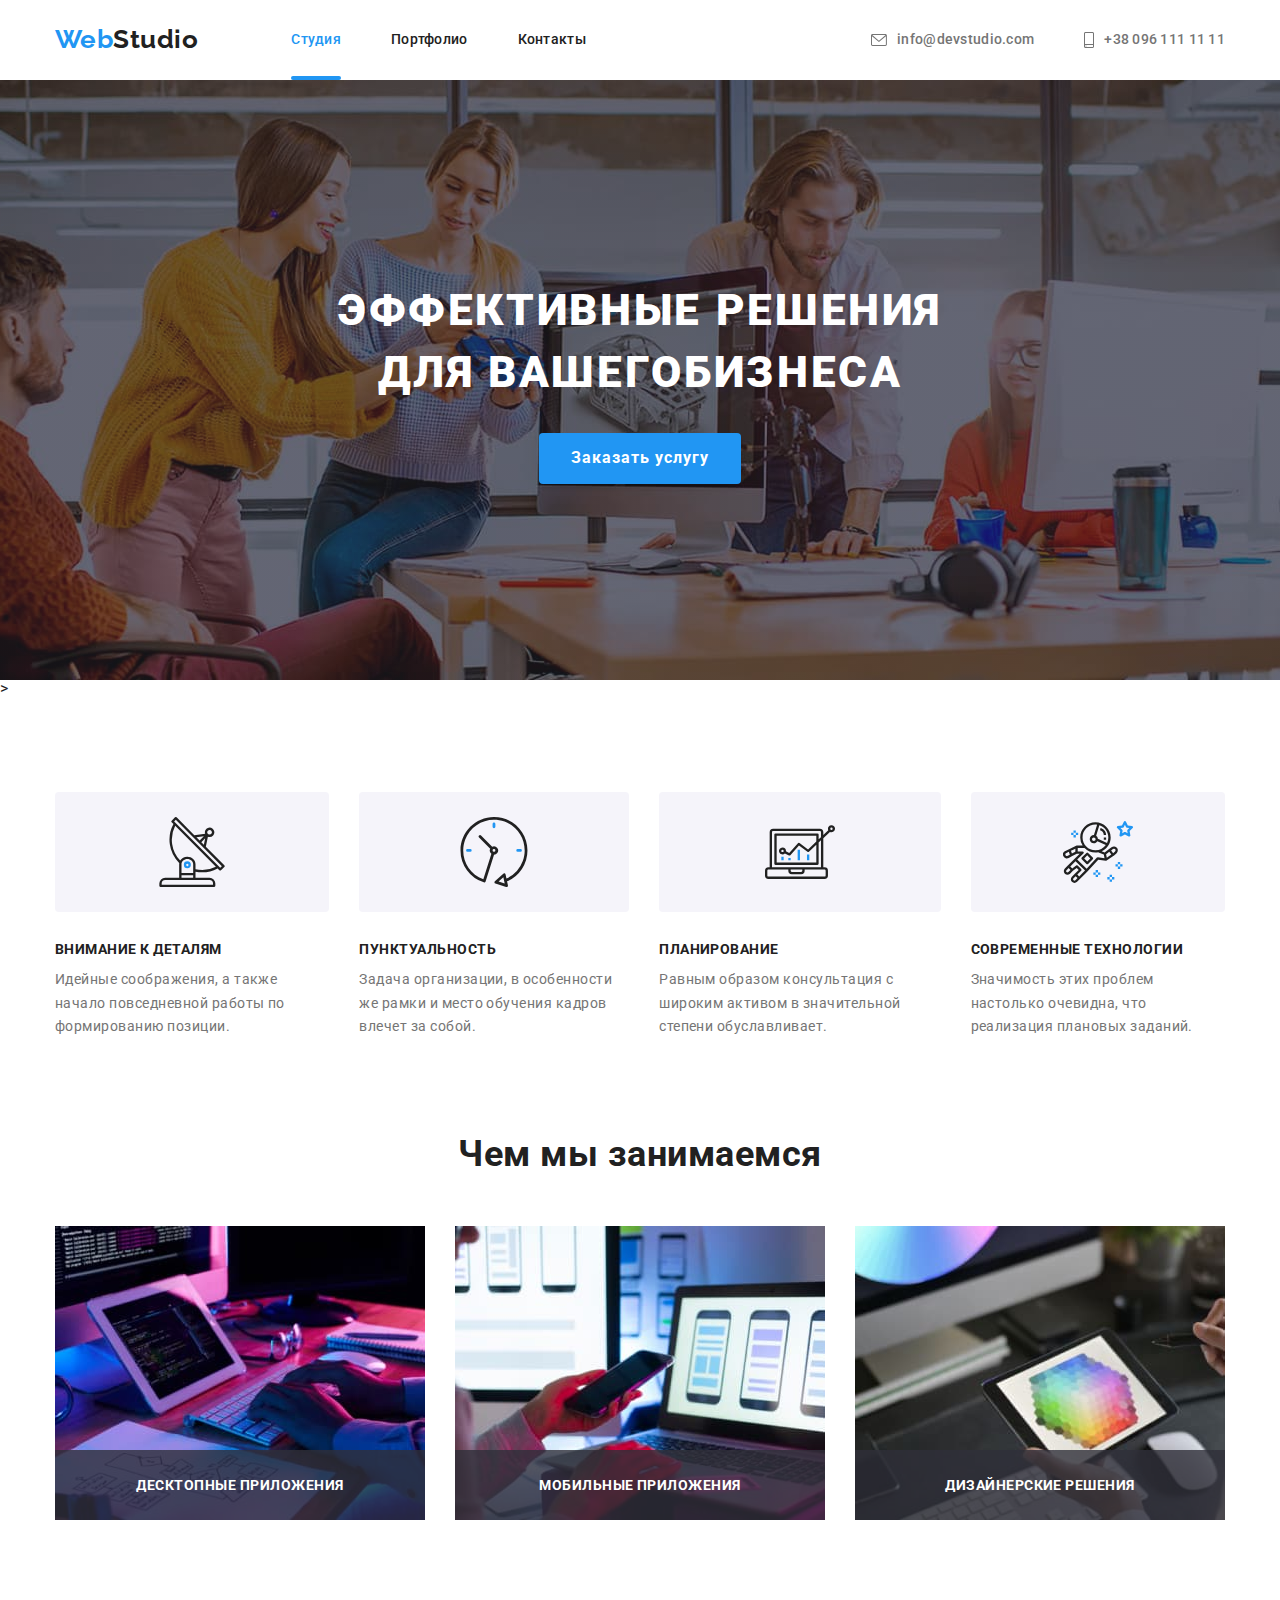
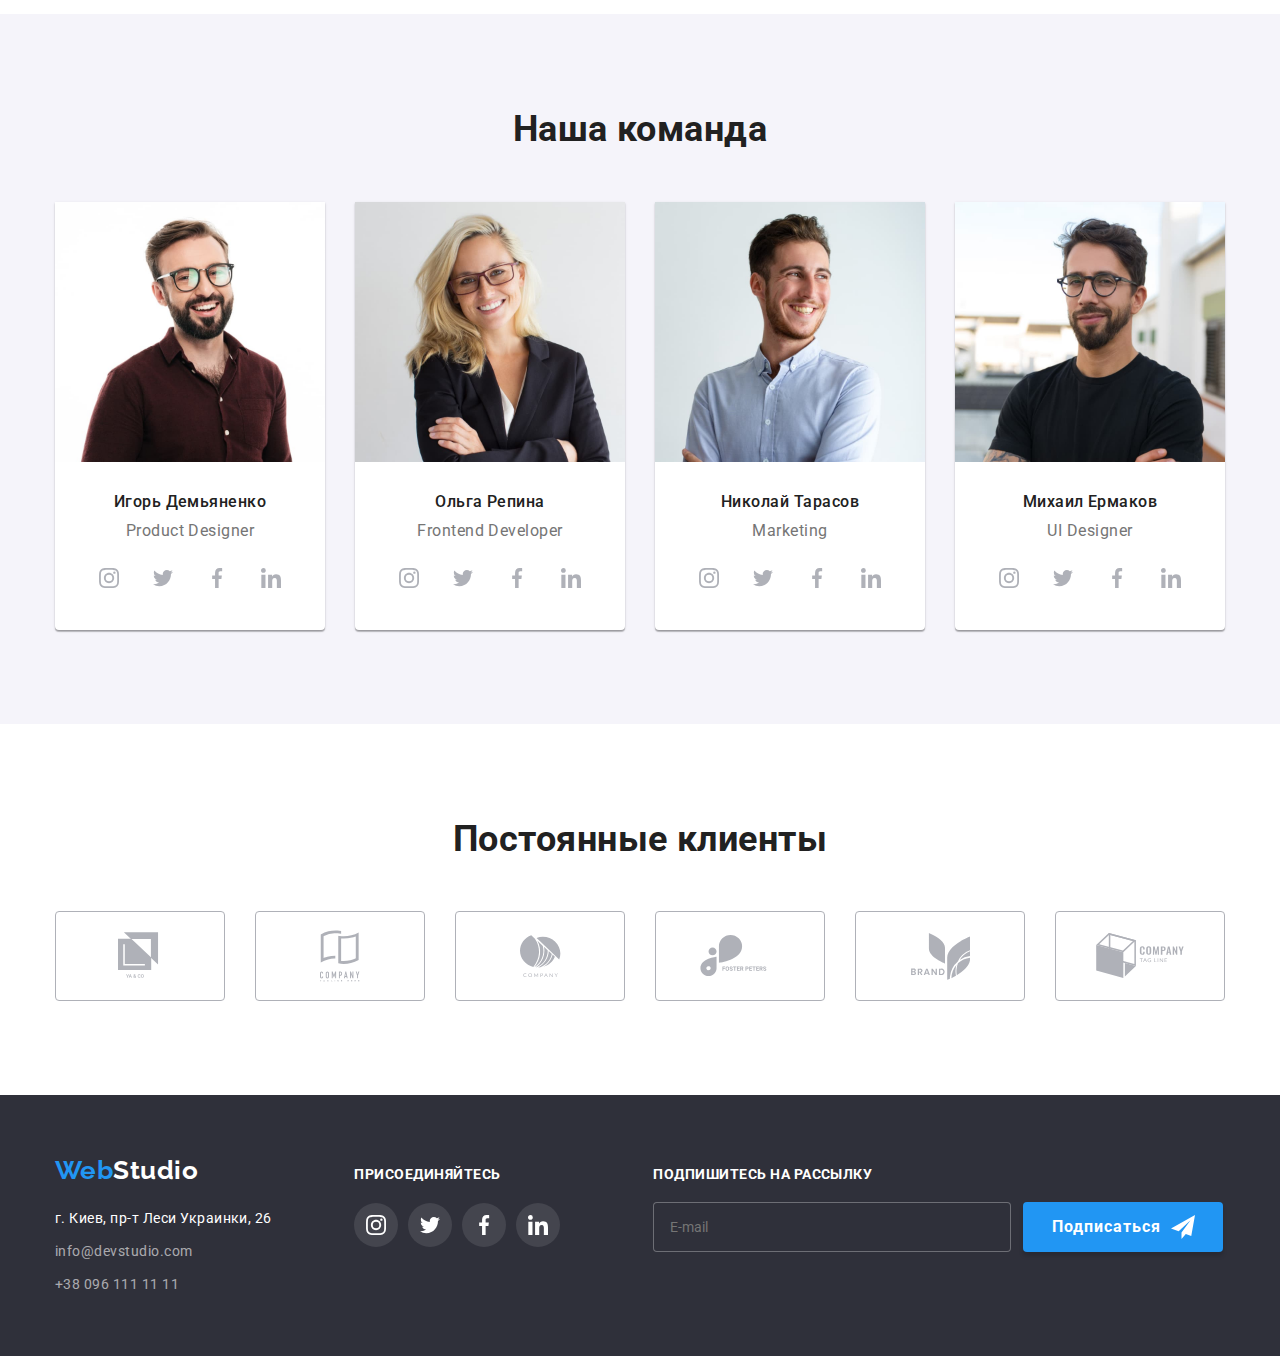
<file: index.html>
<!DOCTYPE html>
<html lang="ru">

<head>
    <meta charset="UTF-8">
    <meta name="viewport" content="width=<device-width>, initial-scale=1.0">
    <title>WebStudio</title>
    <link rel="stylesheet" href="https://cdnjs.cloudflare.com/ajax/libs/modern-normalize/1.0.0/modern-normalize.css">
    <link rel="stylesheet" href="./css/main.min.css" />
    <link rel="preconnect" href="https://fonts.gstatic.com">
    <link
        href="https://fonts.googleapis.com/css2?family=Raleway:wght@700&family=Roboto:wght@400;500;700;900&display=swap"
        rel="stylesheet">
</head>

<body>
    <header class="header">
        <div class="container header__container">
            <!--Ссылка на главную страницу сайта-->
            <a class="logo logo__header" href="./index.html">
                <span class="logo__accent">Web</span>Studio
            </a>
        
            <!--Ссылки на другие страницы сайта-->
            <nav class="site-nav">
                <ul class="site-nav__list">
                    <li class="site-nav__item"><a class="site-nav__link site-nav__link--current" href="./index.html">Студия</a></li>
                    <li class="site-nav__item"><a class="site-nav__link" href="./portfolio.html">Портфолио</a></li>
                    <li class="site-nav__item"><a class="site-nav__link" href="">Контакты</a></li>
                </ul>
            </nav>
            
            <!--Контакты-->
            <ul class="contacts">
                <li class="contacts__item">
                    <a class="contacts__link" href="mailto:info@devstudio.com">
                        <svg class="contacts__icon" width="16">
                            <use href="./images/images-optimisized/svg/sprite.svg#icon-envelope"></use>
                        </svg>
                        info@devstudio.com</a>
                </li>
                <li class="contacts__item">
                    <a class="contacts__link" href="tel:+380961111111">
                        <svg class="contacts__icon" width="10">
                            <use href="./images/images-optimisized/svg/sprite.svg#icon-smartphone"></use>
                        </svg>
                        +38 096 111 11 11</a>
                </li>
            </ul>
            </div>
            </header>

    <main>
        <!--Hero-->

        <section class="hero">
            <div class="hero__overlay">
                <div class="container">
                    <div class="hero__container">
                        <h1 class="hero__title">Эффективные решения для вашегобизнеса</h1>
                    </div>
                    <button class="hero__button" type="button" data-modal-open>Заказать услугу</button>
                </div>
            </div>
        </section>>
        
        <!--Benefits-->
        <section class="benefit">
            <div class="container">
                <!--Заголовка "Преимущества" в макете нету-->
                <h2 class="benefit__title--hidden">Преимущества</h2>
                <ul class="benefit__list">
                    <li class="benefit__item antenna">
                        <h3 class="benefit__name">Внимание к деталям</h3>
                        <p class="benefit__essence">Идейные соображения, а также начало повседневной работы по
                            формированию позиции.</p>
                    </li>
                    <li class="benefit__item clock">
                        <h3 class="benefit__name">Пунктуальность</h3>
                        <p class="benefit__essence">Задача организации, в особенности же рамки и место обучения
                            кадров влечет за собой.</p>
                    </li>
                    <li class="benefit__item diagram">
                        <h3 class="benefit__name">Планирование</h3>
                        <p class="benefit__essence">Равным образом консультация с широким активом в значительной
                            степени обуславливает.</p>
                    </li>
                    <li class="benefit__item astronaut">
                        <h3 class="benefit__name">Современные технологии</h3>
                        <p class="benefit__essence">Значимость этих проблем настолько очевидна, что реализация
                            плановых заданий.</p>
                    </li>
                </ul>
            </div>
        </section>

        <!--Activity-->
        
        <section class="activity">
            <div class="container">
                <h2 class="activity__title">Чем мы занимаемся</h2>
                <ul class="activity__list">
                    <li class="activity__item">
                        <div class="activity__overlay">
                            <img src="./images/images-optimisized/jpg/activity-1.jpg" alt="ПК" width="370">
                        </div> 
                        <div class="activity__label">
                            <p>Десктопные приложения</p>
                        </div>
                    </li>
                    <li class="activity__item">
                        <div class="activity__overlay">
                            <img src="./images/images-optimisized/jpg/activity-2.jpg" alt="Ноутбук" width="370">
                        </div>
                        <div class="activity__label">
                            <p>Мобильные приложения</p>
                        </div>
                    </li>
                    <li class="activity__item">
                        <div class="activity__overlay">
                            <img src="./images/images-optimisized/jpg/activity-3.jpg" alt="Планшет" width="370">
                        </div>
                        <div class="activity__label">
                            <p>Дизайнерские решения</p>
                        </div>
                    </li>
                </ul>
            </div>
        </section>

        <!--Team-->

        <section class="team">
            <div class="container">
                <h2 class="team__title">Наша команда</h2>
                <ul class="team__list">
                    <li class="team__item">
                        <img class="team__photo" src="./images/images-optimisized/jpg/team-1.jpg" alt="Фото наша команда 1" width="270">
                        <h3 class="team__name">Игорь Демьяненко</h3>
                        <p class="team__position" lang="en">Product Designer</p>
                        <ul class="team__social-list">
                            <li>
                                <a class="team__social-link" href="">
                                    <svg class="team__social-icon">
                                        <use href="./images/images-optimisized/svg/sprite.svg#icon-instagram"></use>
                                    </svg>
                                </a>
                            </li>
                            <li>
                                <a class="team__social-link" href="">
                                    <svg class="team__social-icon">
                                        <use href="./images/images-optimisized/svg/sprite.svg#icon-twitter"></use>
                                    </svg>
                                </a>
                            </li>
                            <li>
                                <a class="team__social-link" href="">
                                    <svg class="team__social-icon">
                                        <use href="./images/images-optimisized/svg/sprite.svg#icon-facebook"></use>
                                    </svg>
                                </a>
                            </li>
                            <li>
                                <a class="team__social-link" href="">
                                    <svg class="team__social-icon">
                                        <use href="./images/images-optimisized/svg/sprite.svg#icon-linkedin"></use>
                                    </svg>
                                </a>
                            </li>
                        </ul>
                    </li>
                    <li class="team__item">
                        <img class="team__photo" src="./images/images-optimisized/jpg/team-2.jpg" alt="Фото наша команда 2" width="270">
                        <h3 class="team__name">Ольга Репина</h3>
                        <p class="team__position" lang="en">Frontend Developer</p>
                        <ul class="team__social-list">
                            <li>
                                <a class="team__social-link" href="">
                                    <svg class="team__social-icon">
                                        <use href="./images/images-optimisized/svg/sprite.svg#icon-instagram"></use>
                                    </svg>
                                </a>
                            </li>
                            <li>
                                <a class="team__social-link" href="">
                                    <svg class="team__social-icon">
                                        <use href="./images/images-optimisized/svg/sprite.svg#icon-twitter"></use>
                                    </svg>
                                </a>
                            </li>
                            <li>
                                <a class="team__social-link" href="">
                                    <svg class="team__social-icon">
                                        <use href="./images/images-optimisized/svg/sprite.svg#icon-facebook"></use>
                                    </svg>
                                </a>
                            </li>
                            <li>
                                <a class="team__social-link" href="">
                                    <svg class="team__social-icon">
                                        <use href="./images/images-optimisized/svg/sprite.svg#icon-linkedin"></use>
                                    </svg>
                                </a>
                            </li>
                        </ul>
                    </li>
                    <li class="team__item">
                        <img class="team__photo" src="./images/images-optimisized/jpg/team-3.jpg" alt="Фото наша команда 3" width="270">
                        <h3 class="team__name">Николай Тарасов</h3>
                        <p class="team__position" lang="en">Marketing</p>
                        <ul class="team__social-list">
                            <li>
                                <a class="team__social-link" href="">
                                    <svg class="team__social-icon">
                                        <use href="./images/images-optimisized/svg/sprite.svg#icon-instagram"></use>
                                    </svg>
                                </a>
                            </li>
                            <li>
                                <a class="team__social-link" href="">
                                    <svg class="team__social-icon">
                                        <use href="./images/images-optimisized/svg/sprite.svg#icon-twitter"></use>
                                    </svg>
                                </a>
                            </li>
                            <li>
                                <a class="team__social-link" href="">
                                    <svg class="team__social-icon">
                                        <use href="./images/images-optimisized/svg/sprite.svg#icon-facebook"></use>
                                    </svg>
                                </a>
                            </li>
                            <li>
                                <a class="team__social-link" href="">
                                    <svg class="team__social-icon">
                                        <use href="./images/images-optimisized/svg/sprite.svg#icon-linkedin"></use>
                                    </svg>
                                </a>
                            </li>
                        </ul>
                    </li>
                    <li class="team__item">
                        <img class="team__photo" src="./images/images-optimisized/jpg/team-4.jpg" alt="Фото наша команда 4" width="270">
                        <h3 class="team__name">Михаил Ермаков</h3>
                        <p class="team__position" lang="en">UI Designer</p>
                        <ul class="team__social-list">
                            <li>
                                <a class="team__social-link" href="">
                                    <svg class="team__social-icon">
                                        <use href="./images/images-optimisized/svg/sprite.svg#icon-instagram"></use>
                                    </svg>
                                </a>
                            </li>
                            <li>
                                <a class="team__social-link" href="">
                                    <svg class="team__social-icon">
                                        <use href="./images/images-optimisized/svg/sprite.svg#icon-twitter"></use>
                                    </svg>
                                </a>
                            </li>
                            <li>
                                <a class="team__social-link" href="">
                                    <svg class="team__social-icon">
                                        <use href="./images/images-optimisized/svg/sprite.svg#icon-facebook"></use>
                                    </svg>
                                </a>
                            </li>
                            <li>
                                <a class="team__social-link" href="">
                                    <svg class="team__social-icon">
                                        <use href="./images/images-optimisized/svg/sprite.svg#icon-linkedin"></use>
                                    </svg>
                                </a>
                            </li>
                        </ul>
                    </li>
                </ul>
            </div>
        </section>
        
        <!--Clients-->
        <section class="clients">
            <div class="container">
                <h2 class="clients__title">Постоянные клиенты</h2>
                <ul class="clients__list">
                    <li>
                        <a class="clients__link" href="">
                            <svg class="clients__icon" width="44.27" height="49.23">
                                <use href="./images/images-optimisized/svg/sprite.svg#icon-logo-1"></use>
                            </svg>
                        </a>
                    </li>
                    <li>
                        <a class="clients__link" href="">
                            <svg class="clients__icon" width="40" height="52">
                                <use href="./images/images-optimisized/svg/sprite.svg#icon-logo-2"></use>
                            </svg>
                        </a>
                    </li>
                    <li>
                        <a class="clients__link" href="">
                            <svg class="clients__icon" width="41" height="42.6">
                                <use href="./images/images-optimisized/svg/sprite.svg#icon-logo-3"></use>
                            </svg>
                        </a>
                    </li>
                    <li>
                        <a class="clients__link" href="">
                            <svg class="clients__icon" width="79.66" height="42.02">
                                <use href="./images/images-optimisized/svg/sprite.svg#icon-logo-4"></use>
                            </svg>
                        </a>
                    </li>
                    <li>
                        <a class="clients__link" href="">
                            <svg class="clients__icon" width="59" height="47">
                                <use href="./images/images-optimisized/svg/sprite.svg#icon-logo-5"></use>
                            </svg>
                        </a>
                    </li>
                    <li>
                        <a class="clients__link" href="">
                            <svg class="clients__icon" width="88.48" height="45.44">
                                <use href="./images/images-optimisized/svg/sprite.svg#icon-logo-6"></use>
                            </svg>
                        </a>
                    </li>
                </ul>
            </div>
        </section>

    </main>

    <footer class="footer">
        <div class="container footer__container">
            <div class="footer__contacts">
                <nav>
                    <!--Ссылка на главную страницу сайта-->
                    <a class="logo logo__footer" href="">
                        <span class="logo__accent">Web</span>Studio
                    </a>
                </nav>
                <ul class="footer__list">
                    <li class="footer__item">
                        <address class="address">г. Киев, пр-т Леси Украинки, 26</address>
                    </li>
                    <li class="footer__item"><a class="addressbox" href="mailto:info@devstudio.com">info@devstudio.com</a></li>
                    <li class="footer__item"><a class="addressbox" href="tel:+380961111111">+38 096 111 11 11</a></li>
                </ul>
            </div>
            <div class="join">
                <p class="join__title">присоединяйтесь</p>
                <ul class="join__list">
                    <li class="join__item">
                        <a class="join__link" href="">
                            <svg class="join__icon">
                                <use href="./images/images-optimisized/svg/sprite.svg#icon-instagram"></use>
                            </svg>
                        </a>
                    </li>
                    <li class="join__item">
                        <a class="join__link" href="">
                            <svg class="join__icon">
                                <use href="./images/images-optimisized/svg/sprite.svg#icon-twitter"></use>
                            </svg>
                        </a>
                    </li>
                    <li class="join__item">
                        <a class="join__link" href="">
                            <svg class="join__icon">
                                <use href="./images/images-optimisized/svg/sprite.svg#icon-facebook"></use>
                            </svg>
                        </a>
                    </li>
                    <li class="join__item">
                        <a class="join__link" href="">
                            <svg class="join__icon">
                                <use href="./images/images-optimisized/svg/sprite.svg#icon-linkedin"></use>
                            </svg>
                        </a>
                    </li>
                </ul>
            </div>
            <div class="subscribe">
                <form>
                    <label class="subscribe__label">Подпишитесь на рассылку</label>
                    <div class="subscribe__button-form">
                        <input class="subscribe__input" type="email" name="subscribe-email" placeholder="E-mail">
                        <button class="subscribe__button" type="submit">Подписаться
                            <svg class="subscribe__icon" width="24" height="24">
                                <use href="./images/images-optimisized/svg/sprite.svg#icon-sending"></use>
                            </svg>
                        </button>
                    </div>
                </form>
            </div>
        </div>
    </footer>

<!-- Модальное окно -->
<div class="backdrop is-hidden" data-modal>
    <div class="modal">
        <button class="modal__close-button" data-modal-close>
            <svg height="11" width="11">
                <use href="./images/images-optimisized/svg/sprite.svg#icon-vector"></use>
            </svg>
        </button>
    <div class="form">
        <h2 class="form__title">Оставьте свои данные, мы вам перезвоним</h2>
        <form class="form__modal">
            <label for="user-name" class="input__container">
                <span class="input__label">Имя</span>
                <input class="input__field" type="text" name="user-name">
                <svg class="input__icon" width="12" height="12">
                    <use href="./images/images-optimisized/svg/sprite.svg#icon-person"></use>
                </svg>
            </label>
            <label for="phone-number" class="input__container">
                <span class="input__label">Телефон</span>
                <input class="input__field" type="tel" name="phone-number">
                <svg class="input__icon" width="13" height="13">
                    <use href="./images/images-optimisized/svg/sprite.svg#icon-phone"></use>
                </svg>
            </label>
            <label for="email" class="input__container">
                <span class="input__label">Почта</span>
                <input class="input__field" type="email" name="email">
                <svg class="input__icon" width="15" height="12">
                    <use href="./images/images-optimisized/svg/sprite.svg#icon-modal-envelope"></use>
                </svg>
            </label>
            <label for="comment" class="comment__container">
                <span class="input__label">Комментарий</span>
                <textarea class="input__field input__comment" name="comment" placeholder="Введите текст"></textarea>
            </label>
        </form>
            <div class="agreement">
                <input class="agreement__checkbox" type="checkbox" name="privacy-policy" value="agree" id="check">
                <label class="agreement__label" for="check">Соглашаюсь с рассылкой и принимаю
                    <a href="" class="agreement__link">Условия договора</a>
                </label>
            </div>
        <button class="agreement__button" type="submit">Отправить</button>
    </div>
    </div>
</div>
<script src="./js/modal.js"></script>
</body>

</html>
</file>
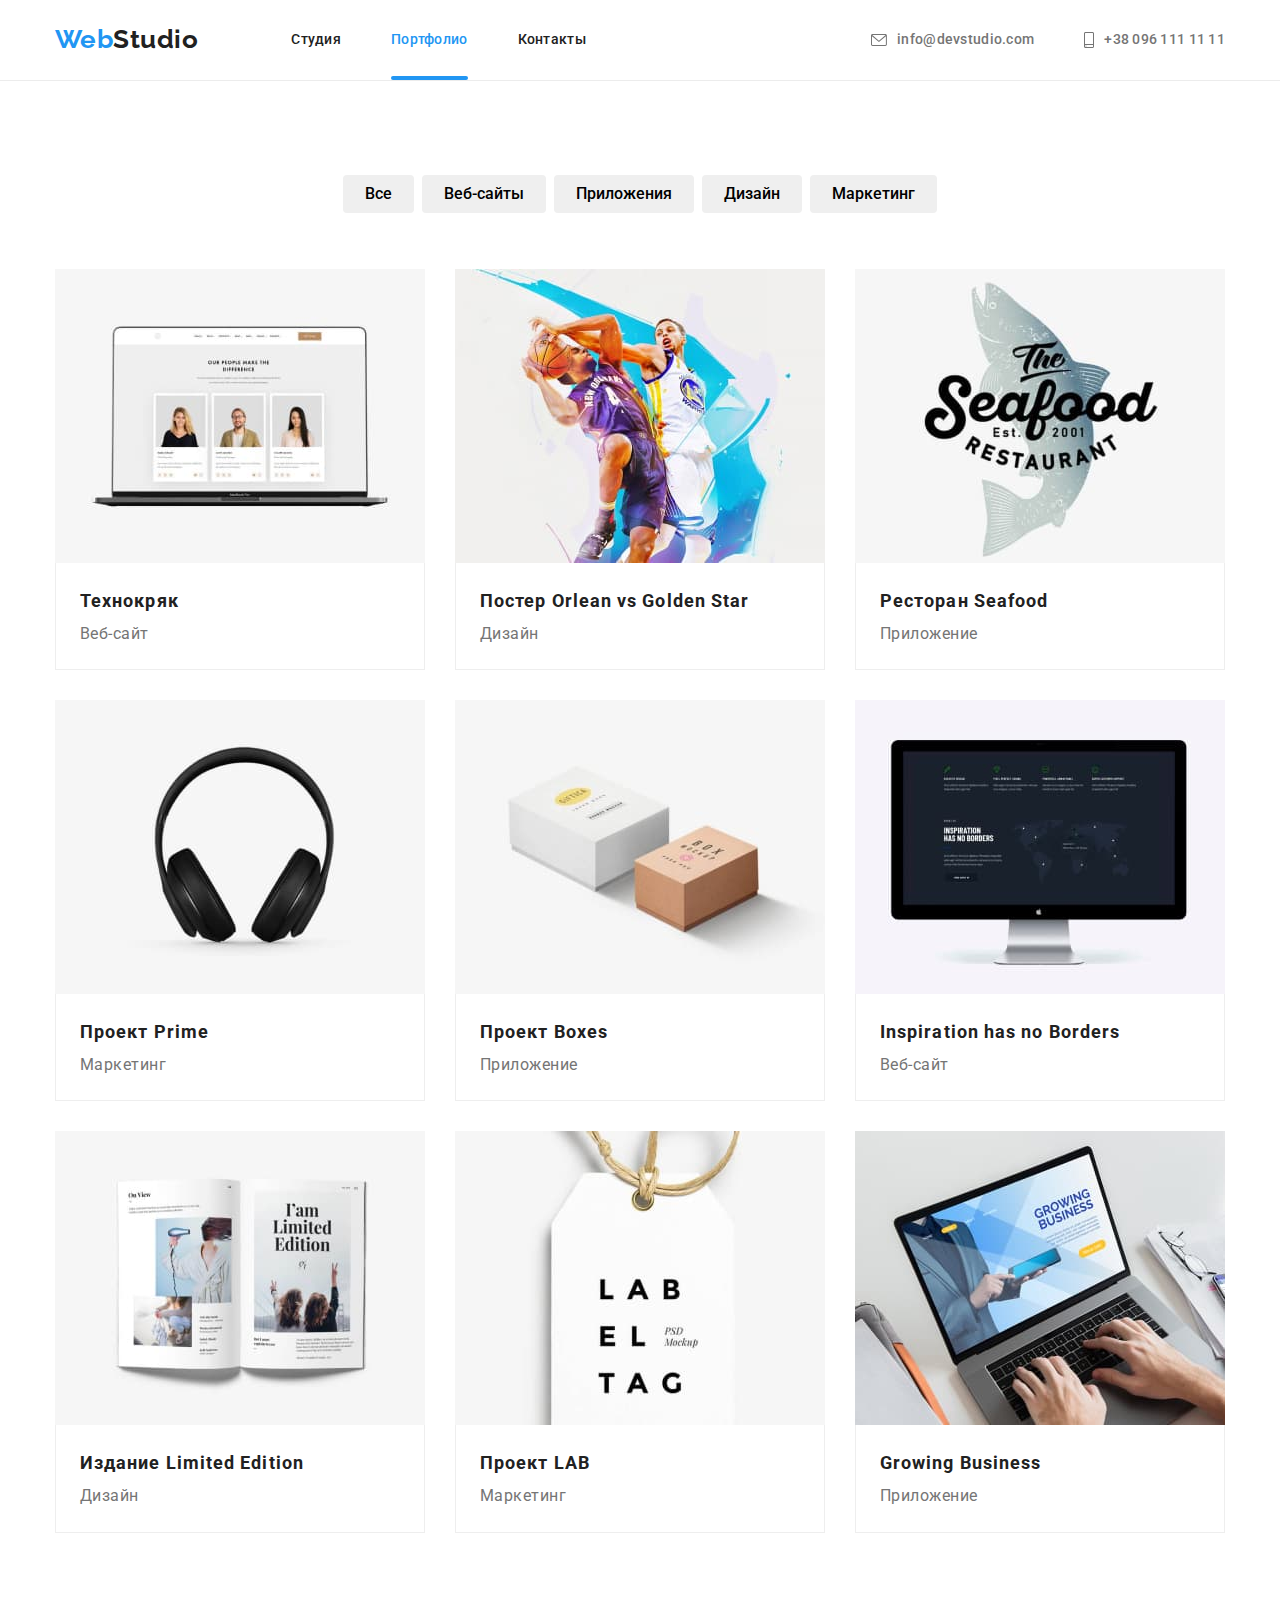
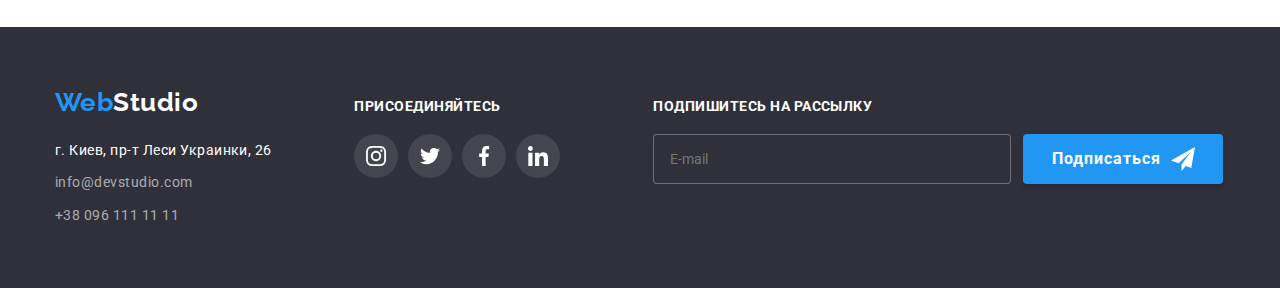
<file: portfolio.html>
<!DOCTYPE html>
<html lang="ru">

<head>
    <meta charset="UTF-8">
    <meta name="viewport" content="width=device-width, initial-scale=1.0">
    <title>Portfolio</title>
    <link rel="stylesheet" href="https://cdnjs.cloudflare.com/ajax/libs/modern-normalize/1.0.0/modern-normalize.css">
    <link rel="stylesheet" href="./css/main.min.css" />
    <link rel="preconnect" href="https://fonts.gstatic.com">
    <link
        href="https://fonts.googleapis.com/css2?family=Raleway:wght@700&family=Roboto:wght@400;500;700;900&display=swap"
        rel="stylesheet">
</head>

<body>
    <header class="header header__border">
        <div class="container header__container">
            <!--Ссылка на главную страницу сайта-->
            <a class="logo logo__header" href="./index.html">
                <span class="logo__accent">Web</span>Studio
            </a>
    
            <!--Ссылки на другие страницы сайта-->
            <nav class="site-nav">
                <ul class="site-nav__list">
                    <li class="site-nav__item"><a class="site-nav__link"
                            href="./index.html">Студия</a></li>
                    <li class="site-nav__item"><a class="site-nav__link site-nav__link--current" href="./portfolio.html">Портфолио</a></li>
                    <li class="site-nav__item"><a class="site-nav__link" href="">Контакты</a></li>
                </ul>
            </nav>
    
            <!--Контакты-->
            <ul class="contacts">
                <li class="contacts__item">
                    <a class="contacts__link" href="mailto:info@devstudio.com">
                        <svg class="contacts__icon" width="16">
                            <use href="./images/images-optimisized/svg/sprite.svg#icon-envelope"></use>
                        </svg>
                        info@devstudio.com</a>
                </li>
                <li class="contacts__item">
                    <a class="contacts__link" href="tel:+380961111111">
                        <svg class="contacts__icon" width="10">
                            <use href="./images/images-optimisized/svg/sprite.svg#icon-smartphone"></use>
                        </svg>
                        +38 096 111 11 11</a>
                </li>
            </ul>
        </div>
    </header>

    <main>
        <section class="portfolio">
            <div class="container">
                <h1 class="portfolio__title--hidden">Портфолио</h1>
                <!--Фильтр по работам-->
                <h2 class="portfolio__title--hidden">Фильтр</h2>
                <ul class="button__list">
                    <li class="button__item"><button class="button__filter" type="button">Все</button></li>
                    <li class="button__item"><button class="button__filter" type="button">Веб-сайты</button></li>
                    <li class="button__item"><button class="button__filter" type="button">Приложения</button></li>
                    <li class="button__item"><button class="button__filter" type="button">Дизайн</button></li>
                    <li class="button__item"><button class="button__filter" type="button">Маркетинг</button></li>
                </ul>
                <!--Примеры работ-->
                <h2 class="portfolio__title--hidden">Примеры работ</h2>
                <ul class="card__list">
                    <li class="card__item">
                        <a class="card__link" href="">
                            <div class="card__image">
                                <img src=./images/images-optimisized/jpg/portfolio-1.jpg alt="На экране три карточки контакта" width="370"
                                    height="294">
                                <div class="card__overlay">
                                    <p class="card__summary">Технокряк это современная площадка распространения коронавируса.
                                        Компании используют эту платформу для цифрового
                                        шпионажа и атак на защищённые сервера конкурентов.</p>
                                </div>
                            </div>
                            <div class="card__content">
                                <h3 class="card__name">Технокряк</h3>
                                <p class="card__type">Веб-сайт</p>
                            </div>
                        </a>
                    </li>
                    <li class="card__item">
                        <a class="card__link" href="">
                            <div class="card__image">
                            <img src=./images/images-optimisized/jpg/portfolio-2.jpg
                                alt="Два баскетболиста с мячом" width="370" height="294">
                            <div class="card__overlay">
                                <p class="card__summary">Технокряк это современная площадка распространения коронавируса.
                                    Компании используют эту платформу для цифрового
                                    шпионажа и атак на защищённые сервера конкурентов.</p>
                            </div>
                            </div>
                            <div class="card__content">
                                <h3 class="card__name">Постер <span lang="en">Orlean vs Golden Star</span></h3>
                                <p class="card__type">Дизайн</p>
                            </div>
                        </a>
                    </li>
                    <li class="card__item">
                        <a class="card__link" href="">
                            <div class="card__image">
                            <img src=./images/images-optimisized/jpg/portfolio-3.jpg
                                alt="Логотип рыбного ресторана" width="370" height="294">
                            <div class="card__overlay">
                                <p class="card__summary">Технокряк это современная площадка распространения коронавируса.
                                    Компании используют эту платформу для цифрового
                                    шпионажа и атак на защищённые сервера конкурентов.</p>
                            </div>
                            </div>
                            <div class="card__content">
                                <h3 class="card__name">Ресторан <span lang="en">Seafood</span></h3>
                                <p class="card__type">Приложение</p>
                            </div>
                        </a>
                    </li>
                    <li class="card__item">
                        <a class="card__link" href="">
                            <div class="card__image">
                            <img src=./images/images-optimisized/jpg/portfolio-4.jpg
                                alt="Накладные наушники" width="370" height="294">
                            <div class="card__overlay">
                                <p class="card__summary">Технокряк это современная площадка распространения коронавируса.
                                    Компании используют эту платформу для цифрового
                                    шпионажа и атак на защищённые сервера конкурентов.</p>
                            </div>
                            </div>
                            <div class="card__content">
                                <h3 class="card__name">Проект <span lang="en">Prime</span></h3>
                                <p class="card__type">Маркетинг</p>
                            </div>
                        </a>
                    </li>
                    <li class="card__item">
                        <a class="card__link" href="">
                            <div class="card__image">
                            <img src=./images/images-optimisized/jpg/portfolio-5.jpg
                                alt="Две коробки: одна белая, другая крафт" width="370" height="294">
                            <div class="card__overlay">
                                <p class="card__summary">Технокряк это современная площадка распространения коронавируса.
                                    Компании используют эту платформу для цифрового
                                    шпионажа и атак на защищённые сервера конкурентов.</p>
                            </div>
                            </div>
                            <div class="card__content">
                                <h3 class="card__name">Проект <span lang="en">Boxes</span></h3>
                                <p class="card__type">Приложение</p>
                            </div>
                        </a>
                    </li>
                    <li class="card__item">
                        <a class="card__link" href="">
                            <div class="card__image">
                            <img src=./images/images-optimisized/jpg/portfolio-6.jpg
                                alt="Монитор с изображением континентов" width="370" height="294">
                            <div class="card__overlay">
                                <p class="card__summary">Технокряк это современная площадка распространения коронавируса.
                                    Компании используют эту платформу для цифрового
                                    шпионажа и атак на защищённые сервера конкурентов.</p>
                            </div>
                            </div>
                            <div class="card__content">
                                <h3 class="card__name" lang="en">Inspiration has no Borders</h3>
                                <p class="card__type">Веб-сайт</p>
                            </div>
                        </a>
                    </li>
                    <li class="card__item">
                        <a class="card__link" href="">
                            <div class="card__image">
                            <img src=./images/images-optimisized/jpg/portfolio-7.jpg
                                alt="Открытый журнал с фото девушки, которая сушит волосы" width="370" height="294">
                            <div class="card__overlay">
                                <p class="card__summary">Технокряк это современная площадка распространения коронавируса.
                                    Компании используют эту платформу для цифрового
                                    шпионажа и атак на защищённые сервера конкурентов.</p>
                            </div>
                            </div>
                            <div class="card__content">
                                <h3 class="card__name">Издание <span lang="en">Limited Edition</span></h3>
                                <p class="card__type">Дизайн</p>
                            </div>
                        </a>
                    </li>
                    <li class="card__item">
                        <a class="card__link" href="">
                            <div class="card__image">
                            <img src=./images/images-optimisized/jpg/portfolio-8.jpg
                                alt="Бирка белого цвета с бичёвкой" width="370" height="294">
                            <div class="card__overlay">
                                <p class="card__summary">Технокряк это современная площадка распространения коронавируса.
                                    Компании используют эту платформу для цифрового
                                    шпионажа и атак на защищённые сервера конкурентов.</p>
                            </div>
                            </div>
                            <div class="card__content">
                                <h3 class="card__name">Проект <span lang="en">LAB</span></h3>
                                <p class="card__type">Маркетинг</p>
                            </div>
                        </a>
                    </li>
                    <li class="card__item">
                        <a class="card__link" href="">
                            <div class="card__image">
                            <img src=./images/images-optimisized/jpg/portfolio-9.jpg
                                alt="Открытый ноутбук и руки на клавиатуре" width="370" height="294">
                                <div class="card__overlay">
                                    <p class="card__summary">Технокряк это современная площадка распространения коронавируса.
                                        Компании используют эту платформу для цифрового
                                        шпионажа и атак на защищённые сервера конкурентов.</p>
                                </div>
                                </div>
                            <div class="card__content">
                                <h3 class="card__name" lang="en">Growing Business</h3>
                                <p class="card__type">Приложение</p>
                            </div>
                        </a>
                    </li>
                </ul>
            </div>
        </section>
    </main>
    <footer class="footer">
        <div class="container footer__container">
            <div class="footer__contacts">
                <nav>
                    <!--Ссылка на главную страницу сайта-->
                    <a class="logo logo__footer" href="">
                        <span class="logo__accent">Web</span>Studio
                    </a>
                </nav>
                <ul class="footer__list">
                    <li class="footer__item">
                        <address class="address">г. Киев, пр-т Леси Украинки, 26</address>
                    </li>
                    <li class="footer__item"><a class="addressbox" href="mailto:info@devstudio.com">info@devstudio.com</a>
                    </li>
                    <li class="footer__item"><a class="addressbox" href="tel:+380961111111">+38 096 111 11 11</a></li>
                </ul>
            </div>
            <div class="join">
                <p class="join__title">присоединяйтесь</p>
                <ul class="join__list">
                    <li class="join__item">
                        <a class="join__link" href="">
                            <svg class="join__icon">
                                <use href="./images/images-optimisized/svg/sprite.svg#icon-instagram"></use>
                            </svg>
                        </a>
                    </li>
                    <li class="join__item">
                        <a class="join__link" href="">
                            <svg class="join__icon">
                                <use href="./images/images-optimisized/svg/sprite.svg#icon-twitter"></use>
                            </svg>
                        </a>
                    </li>
                    <li class="join__item">
                        <a class="join__link" href="">
                            <svg class="join__icon">
                                <use href="./images/images-optimisized/svg/sprite.svg#icon-facebook"></use>
                            </svg>
                        </a>
                    </li>
                    <li class="join__item">
                        <a class="join__link" href="">
                            <svg class="join__icon">
                                <use href="./images/images-optimisized/svg/sprite.svg#icon-linkedin"></use>
                            </svg>
                        </a>
                    </li>
                </ul>
            </div>
            <div class="subscribe">
                <form>
                    <label class="subscribe__label">Подпишитесь на рассылку</label>
                    <div class="subscribe__button-form">
                        <input class="subscribe__input" type="email" name="subscribe-email" placeholder="E-mail">
                        <button class="subscribe__button" type="submit">Подписаться
                            <svg class="subscribe__icon" width="24" height="24">
                                <use href="./images/images-optimisized/svg/sprite.svg#icon-sending"></use>
                            </svg>
                        </button>
                    </div>
                </form>
            </div>
        </div>
    </footer>
</body>

</html>
</file>
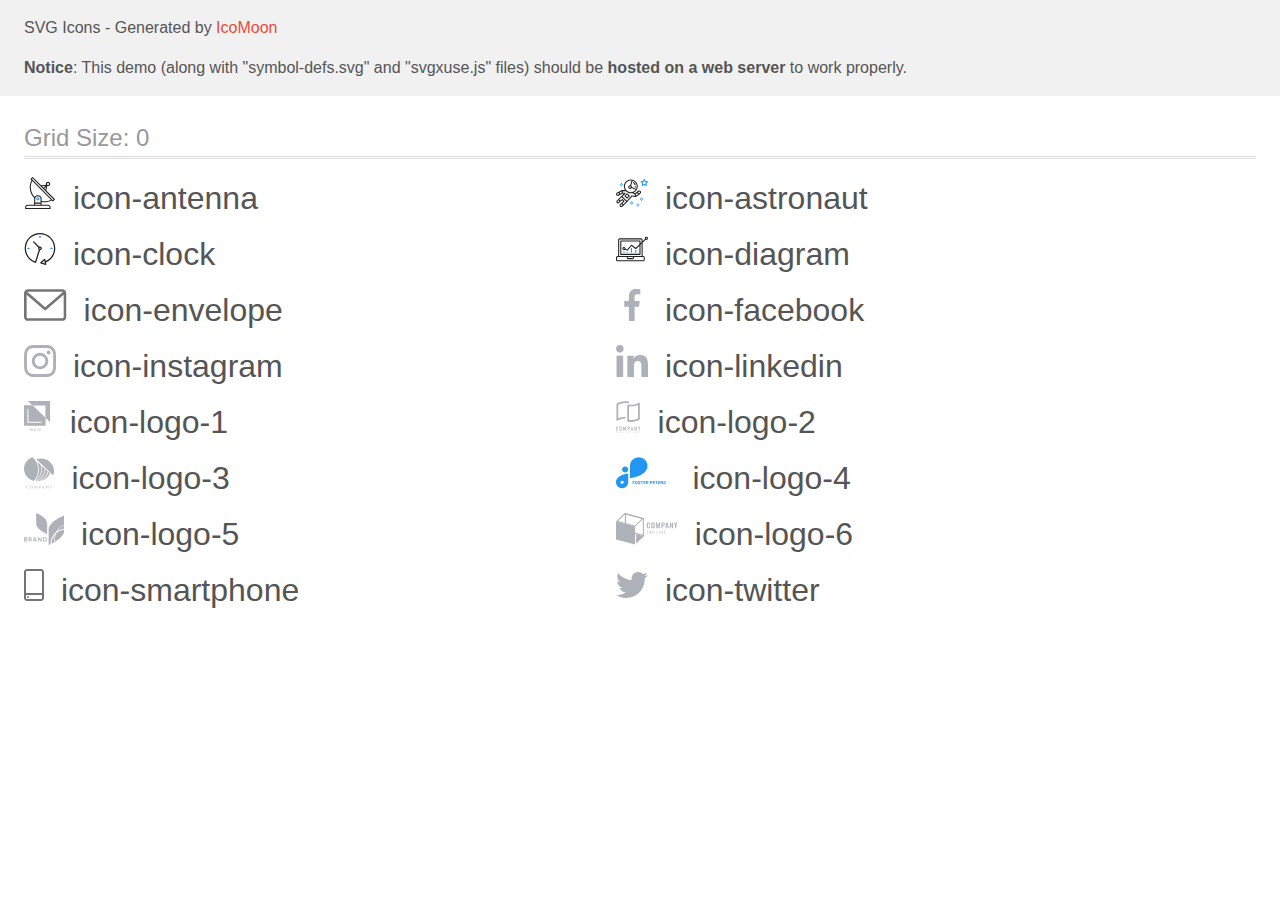
<file: images/images-optimisized/svg/demo-external-svg.html>
<!doctype html>
<html>
<head>
    <title>IcoMoon - SVG Icons</title>
    <meta charset="utf-8">
    <meta name="viewport" content="width=device-width, initial-scale=1">
    <link rel="stylesheet" href="demo-files/demo.css">
    <link rel="stylesheet" href="style.css">
</head>
<body>
<header class="bgc1 clearfix">
<div class="mhl">
    <p>SVG Icons - Generated by <a href="https://icomoon.io/app">IcoMoon</a></p><p><strong>Notice</strong>: This demo (along with "symbol-defs.svg" and "svgxuse.js" files) should be <b>hosted on a web server</b> to work properly.</p>
</div>
</header>
    <div class="clearfix mhl ptl">
        <h1 class="mvm mtn fgc1">Grid Size: 0</h1>
        <div class="glyph fs1">
            <div class="clearfix pbs">
                <svg class="icon icon-antenna"><use xlink:href="symbol-defs.svg#icon-antenna"></use></svg><span class="name"> icon-antenna</span>
            </div>
        </div>
        <div class="glyph fs1">
            <div class="clearfix pbs">
                <svg class="icon icon-astronaut"><use xlink:href="symbol-defs.svg#icon-astronaut"></use></svg><span class="name"> icon-astronaut</span>
            </div>
        </div>
        <div class="glyph fs1">
            <div class="clearfix pbs">
                <svg class="icon icon-clock"><use xlink:href="symbol-defs.svg#icon-clock"></use></svg><span class="name"> icon-clock</span>
            </div>
        </div>
        <div class="glyph fs1">
            <div class="clearfix pbs">
                <svg class="icon icon-diagram"><use xlink:href="symbol-defs.svg#icon-diagram"></use></svg><span class="name"> icon-diagram</span>
            </div>
        </div>
        <div class="glyph fs1">
            <div class="clearfix pbs">
                <svg class="icon icon-envelope"><use xlink:href="symbol-defs.svg#icon-envelope"></use></svg><span class="name"> icon-envelope</span>
            </div>
        </div>
        <div class="glyph fs1">
            <div class="clearfix pbs">
                <svg class="icon icon-facebook"><use xlink:href="symbol-defs.svg#icon-facebook"></use></svg><span class="name"> icon-facebook</span>
            </div>
        </div>
        <div class="glyph fs1">
            <div class="clearfix pbs">
                <svg class="icon icon-instagram"><use xlink:href="symbol-defs.svg#icon-instagram"></use></svg><span class="name"> icon-instagram</span>
            </div>
        </div>
        <div class="glyph fs1">
            <div class="clearfix pbs">
                <svg class="icon icon-linkedin"><use xlink:href="symbol-defs.svg#icon-linkedin"></use></svg><span class="name"> icon-linkedin</span>
            </div>
        </div>
        <div class="glyph fs1">
            <div class="clearfix pbs">
                <svg class="icon icon-logo-1"><use xlink:href="symbol-defs.svg#icon-logo-1"></use></svg><span class="name"> icon-logo-1</span>
            </div>
        </div>
        <div class="glyph fs1">
            <div class="clearfix pbs">
                <svg class="icon icon-logo-2"><use xlink:href="symbol-defs.svg#icon-logo-2"></use></svg><span class="name"> icon-logo-2</span>
            </div>
        </div>
        <div class="glyph fs1">
            <div class="clearfix pbs">
                <svg class="icon icon-logo-3"><use xlink:href="symbol-defs.svg#icon-logo-3"></use></svg><span class="name"> icon-logo-3</span>
            </div>
        </div>
        <div class="glyph fs1">
            <div class="clearfix pbs">
                <svg class="icon icon-logo-4"><use xlink:href="symbol-defs.svg#icon-logo-4"></use></svg><span class="name"> icon-logo-4</span>
            </div>
        </div>
        <div class="glyph fs1">
            <div class="clearfix pbs">
                <svg class="icon icon-logo-5"><use xlink:href="symbol-defs.svg#icon-logo-5"></use></svg><span class="name"> icon-logo-5</span>
            </div>
        </div>
        <div class="glyph fs1">
            <div class="clearfix pbs">
                <svg class="icon icon-logo-6"><use xlink:href="symbol-defs.svg#icon-logo-6"></use></svg><span class="name"> icon-logo-6</span>
            </div>
        </div>
        <div class="glyph fs1">
            <div class="clearfix pbs">
                <svg class="icon icon-smartphone"><use xlink:href="symbol-defs.svg#icon-smartphone"></use></svg><span class="name"> icon-smartphone</span>
            </div>
        </div>
        <div class="glyph fs1">
            <div class="clearfix pbs">
                <svg class="icon icon-twitter"><use xlink:href="symbol-defs.svg#icon-twitter"></use></svg><span class="name"> icon-twitter</span>
            </div>
        </div>
  </div>
<script defer src="svgxuse.js"></script>
</body>
</html>
</file>
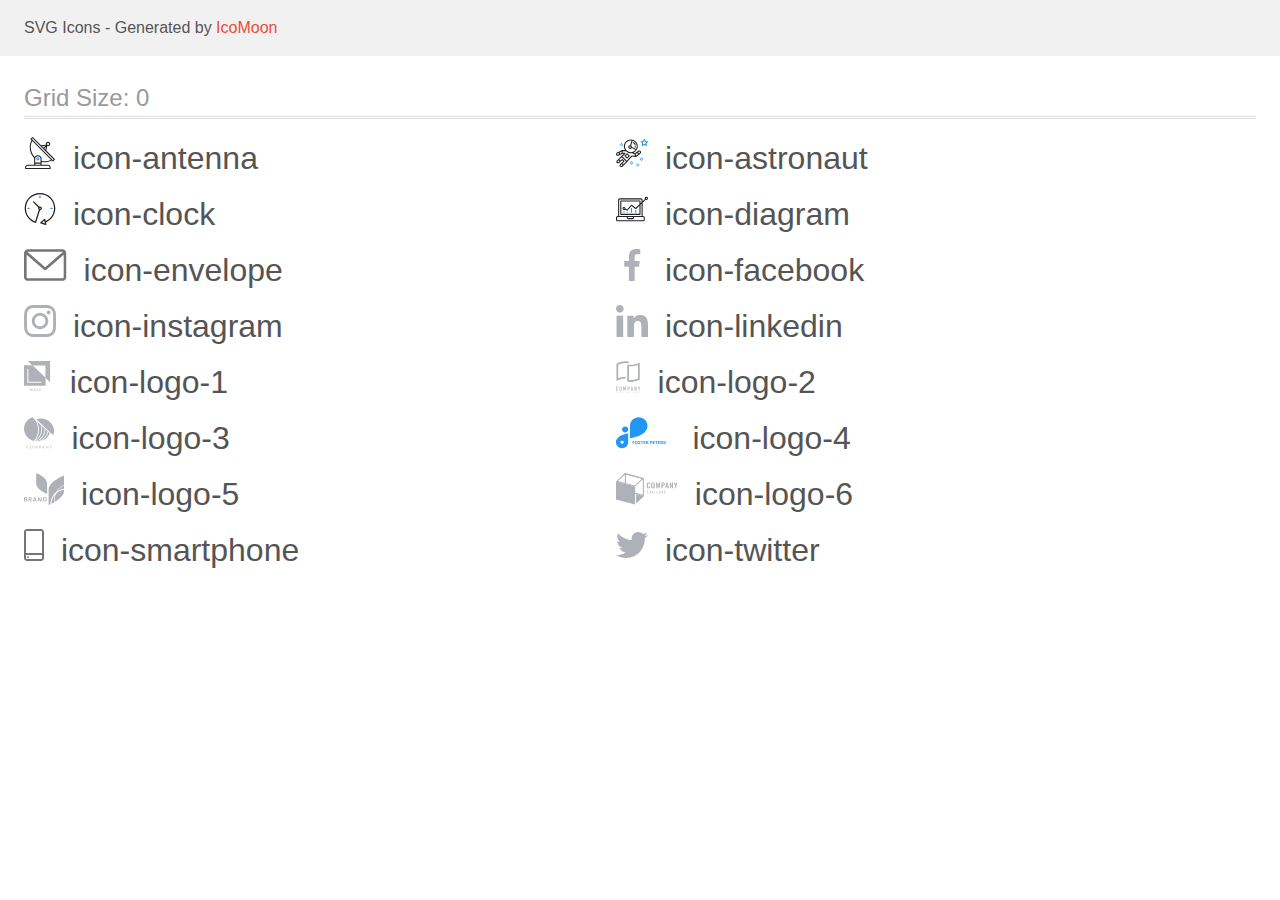
<file: images/images-optimisized/svg/demo.html>
<!doctype html>
<html>
<head>
    <title>IcoMoon - SVG Icons</title>
    <meta charset="utf-8">
    <meta name="viewport" content="width=device-width, initial-scale=1">
    <link rel="stylesheet" href="demo-files/demo.css">
    <link rel="stylesheet" href="style.css">
</head>
<body>
<svg aria-hidden="true" style="position: absolute; width: 0; height: 0; overflow: hidden;" version="1.1" xmlns="http://www.w3.org/2000/svg" xmlns:xlink="http://www.w3.org/1999/xlink">
<defs>
<symbol id="icon-antenna" viewBox="0 0 32 32">
<path fill="#212121" style="fill: var(--color1, #212121)" d="M30.773 22.098l-8.443-8.505 0.937-4.615c0.242 0.094 0.499 0.144 0.758 0.146h0.006c1.192 0.014 2.17-0.941 2.184-2.133s-0.941-2.17-2.133-2.184c-1.192-0.014-2.17 0.941-2.184 2.133-0.003 0.255 0.039 0.509 0.125 0.749l-4.96 0.605-8.091-8.133c-0.099-0.101-0.235-0.159-0.377-0.16-0.14 0.001-0.274 0.056-0.373 0.155l-1.513 1.504c-0.208 0.208-0.208 0.546 0 0.754l0.814 0.826c-3.153 5.798-2.129 12.978 2.519 17.663 0.043 0.041 0.092 0.074 0.146 0.098-0.034 0.18-0.051 0.364-0.052 0.547v6.187h-6.4c-1.472 0.002-2.665 1.195-2.667 2.667v1.067c0 0.295 0.239 0.533 0.533 0.533h24.533c0.295 0 0.533-0.239 0.533-0.533v-1.067c-0.002-1.472-1.195-2.665-2.667-2.667h-6.4v-2.742c1.003 0.21 2.024 0.317 3.049 0.32 2.458-0.003 4.877-0.615 7.040-1.783l0.818 0.823c0.099 0.101 0.235 0.159 0.377 0.16 0.14-0.001 0.274-0.056 0.373-0.155l1.512-1.504c0.208-0.208 0.208-0.546 0-0.754zM23.28 6.233c0.418-0.415 1.093-0.414 1.508 0.004s0.414 1.093-0.004 1.508c-0.2 0.199-0.47 0.31-0.752 0.31h-0.003c-0.589-0.003-1.064-0.483-1.061-1.072 0.001-0.282 0.114-0.552 0.314-0.751h-0.002zM22.024 9.738l-0.598 2.946-1.175-1.182 1.774-1.763zM21.418 8.836l-1.92 1.909-1.485-1.493 3.405-0.415zM24.004 28.8c0.884 0 1.6 0.716 1.6 1.6v0.533h-23.467v-0.533c0-0.884 0.716-1.6 1.6-1.6h20.267zM16.537 26.667v1.067h-5.333v-1.067h5.333zM11.204 25.6v-4.053c0-1.294 1.196-2.347 2.667-2.347s2.667 1.053 2.667 2.347v4.053h-5.333zM17.604 23.904v-2.357c0-1.882-1.675-3.413-3.733-3.413-1.331-0.020-2.576 0.657-3.281 1.786-4.058-4.274-4.971-10.645-2.279-15.887l18.602 18.708c-2.872 1.461-6.165 1.873-9.309 1.163zM28.893 23.22l-21.057-21.181 0.755-0.752 7.935 7.98c0.004 0 0.006 0.007 0.010 0.010l13.115 13.191-0.757 0.752z"></path>
<path fill="#2196f3" style="fill: var(--color2, #2196f3)" d="M13.876 20.267h-0.005c-0.884-0.001-1.601 0.714-1.602 1.598s0.714 1.601 1.598 1.602h0.005c0.884 0.001 1.601-0.714 1.602-1.598s-0.714-1.601-1.598-1.602zM14.249 22.245c-0.1 0.1-0.236 0.156-0.378 0.155-0.295-0.002-0.532-0.242-0.53-0.536 0.001-0.141 0.057-0.276 0.157-0.375s0.233-0.154 0.373-0.155c0.295 0.002 0.532 0.241 0.531 0.536-0.001 0.141-0.057 0.276-0.157 0.375h0.005z"></path>
</symbol>
<symbol id="icon-astronaut" viewBox="0 0 32 32">
<path fill="#2196f3" style="fill: var(--color2, #2196f3)" d="M31.974 4.524c-0.063-0.193-0.229-0.333-0.43-0.363l-1.91-0.278-0.855-1.731c-0.179-0.365-0.777-0.365-0.956 0l-0.855 1.731-1.91 0.278c-0.201 0.029-0.367 0.17-0.431 0.363-0.062 0.193-0.011 0.405 0.135 0.547l1.383 1.348-0.326 1.903c-0.034 0.2 0.048 0.402 0.212 0.522 0.166 0.121 0.382 0.135 0.562 0.040l1.709-0.899 1.709 0.899c0.078 0.041 0.164 0.061 0.249 0.061 0.11 0 0.221-0.034 0.314-0.102 0.164-0.119 0.246-0.322 0.212-0.522l-0.326-1.903 1.383-1.348c0.145-0.142 0.197-0.354 0.135-0.547zM29.511 5.851c-0.125 0.122-0.183 0.299-0.153 0.472l0.191 1.114-1-0.526c-0.078-0.041-0.163-0.061-0.249-0.061s-0.17 0.020-0.249 0.061l-1.001 0.526 0.191-1.114c0.030-0.173-0.028-0.349-0.153-0.472l-0.81-0.789 1.119-0.163c0.174-0.025 0.324-0.134 0.402-0.292l0.5-1.013 0.5 1.013c0.078 0.157 0.228 0.267 0.402 0.292l1.119 0.163-0.809 0.789z"></path>
<path fill="#2196f3" style="fill: var(--color2, #2196f3)" d="M26.134 20.522h-1.067v1.067h1.067v-1.067z"></path>
<path fill="#2196f3" style="fill: var(--color2, #2196f3)" d="M26.134 22.656h-1.067v1.067h1.067v-1.067z"></path>
<path fill="#2196f3" style="fill: var(--color2, #2196f3)" d="M27.2 21.589h-1.067v1.067h1.067v-1.067z"></path>
<path fill="#2196f3" style="fill: var(--color2, #2196f3)" d="M25.067 21.589h-1.067v1.067h1.067v-1.067z"></path>
<path fill="#2196f3" style="fill: var(--color2, #2196f3)" d="M22.4 26.389h-1.067v1.067h1.067v-1.067z"></path>
<path fill="#2196f3" style="fill: var(--color2, #2196f3)" d="M22.4 28.522h-1.067v1.067h1.067v-1.067z"></path>
<path fill="#2196f3" style="fill: var(--color2, #2196f3)" d="M23.467 27.456h-1.067v1.067h1.067v-1.067z"></path>
<path fill="#2196f3" style="fill: var(--color2, #2196f3)" d="M21.333 27.456h-1.067v1.067h1.067v-1.067z"></path>
<path fill="#2196f3" style="fill: var(--color2, #2196f3)" d="M16 24.256h-1.067v1.067h1.067v-1.067z"></path>
<path fill="#2196f3" style="fill: var(--color2, #2196f3)" d="M16 26.389h-1.067v1.067h1.067v-1.067z"></path>
<path fill="#2196f3" style="fill: var(--color2, #2196f3)" d="M17.067 25.322h-1.067v1.067h1.067v-1.067z"></path>
<path fill="#2196f3" style="fill: var(--color2, #2196f3)" d="M14.933 25.322h-1.067v1.067h1.067v-1.067z"></path>
<path fill="#2196f3" style="fill: var(--color2, #2196f3)" d="M5.867 6.122h-1.067v1.067h1.067v-1.067z"></path>
<path fill="#2196f3" style="fill: var(--color2, #2196f3)" d="M5.867 8.255h-1.067v1.067h1.067v-1.067z"></path>
<path fill="#2196f3" style="fill: var(--color2, #2196f3)" d="M6.933 7.189h-1.067v1.067h1.067v-1.067z"></path>
<path fill="#2196f3" style="fill: var(--color2, #2196f3)" d="M4.8 7.189h-1.067v1.067h1.067v-1.067z"></path>
<path fill="#212121" style="fill: var(--color1, #212121)" d="M24.715 14.159c-0.287-0.388-0.709-0.637-1.188-0.705-0.481-0.068-0.956 0.058-1.34 0.352l-1.252 0.96-1.898 1.417-1.358-0.541c2.421-1.086 4.114-3.508 4.114-6.32 0-3.823-3.123-6.933-6.961-6.933s-6.961 3.11-6.961 6.933c0 1.386 0.414 2.674 1.12 3.758l-2.764-0.024c-0.002 0-0.003 0-0.005 0-0.009 0-0.015 0.004-0.023 0.005-0.053 0.002-0.105 0.013-0.155 0.031-0.013 0.005-0.026 0.008-0.038 0.013-0.006 0.003-0.013 0.003-0.019 0.006l-3.233 1.596c-0.001 0-0.001 0-0.001 0.001l-1.893 0.911c-0.021 0.009-0.042 0.021-0.063 0.035-0.755 0.502-1.012 1.489-0.598 2.295 0.22 0.429 0.595 0.745 1.056 0.889 0.178 0.055 0.359 0.083 0.539 0.083 0.29 0 0.577-0.071 0.839-0.211l1.388-0.738 2.264-1.169 1.357-0.008-5.442 5.416c-0.001 0.001-0.001 0.001-0.002 0.001l-1.339 1.333c-0.316 0.315-0.49 0.732-0.49 1.178s0.174 0.863 0.49 1.179c0.325 0.323 0.752 0.485 1.179 0.485s0.854-0.162 1.18-0.485l1.314-1.309 1.741-1.3 0.901 0.897-1.762 1.754c-0 0.001-0.001 0.001-0.002 0.001l-1.339 1.333c-0.316 0.315-0.49 0.732-0.49 1.178s0.174 0.863 0.49 1.179c0.325 0.323 0.753 0.485 1.18 0.485s0.855-0.162 1.18-0.485l3.482-3.467c0.001-0.001 0.001-0.001 0.001-0.002l1.010-1-0.004-0.004c0.006-0.006 0.015-0.009 0.022-0.015l5.166-5.658 3.471 0.494c0.025 0.004 0.050 0.005 0.075 0.005 0.065 0 0.127-0.015 0.187-0.038 0.018-0.006 0.033-0.015 0.050-0.023 0.019-0.010 0.039-0.015 0.058-0.027l3.213-2.133c0.012-0.008 0.018-0.021 0.029-0.029 0.013-0.010 0.029-0.014 0.041-0.026l1.271-1.191c0.662-0.62 0.753-1.635 0.212-2.362zM2.13 17.77c-0.173 0.093-0.37 0.111-0.558 0.052-0.187-0.058-0.338-0.186-0.427-0.358-0.161-0.314-0.068-0.695 0.214-0.902l1.314-0.632 0.449 1.313-0.992 0.527zM5.628 15.942l-1.548 0.8-0.439-1.283 2.027-1.001-0.040 1.484zM20.727 9.322c0 0.918-0.219 1.785-0.599 2.559l-4.181-1.899c-0.044-0.573-0.341-1.075-0.788-1.388l1.464-4.86c2.378 0.756 4.105 2.974 4.105 5.588zM8.938 9.322c0-3.235 2.644-5.867 5.894-5.867 0.253 0 0.5 0.021 0.745 0.052l-1.432 4.754c-0.019-0.001-0.037-0.006-0.057-0.006-1.033 0-1.873 0.837-1.873 1.867s0.84 1.867 1.873 1.867c0.694 0 1.294-0.383 1.618-0.945l3.862 1.755c-1.075 1.446-2.795 2.39-4.737 2.39-3.25 0-5.894-2.632-5.894-5.867zM14.894 10.122c0 0.441-0.362 0.8-0.806 0.8s-0.806-0.359-0.806-0.8c0-0.441 0.362-0.8 0.806-0.8s0.806 0.359 0.806 0.8zM2.465 25.146c-0.236 0.234-0.619 0.234-0.854 0.001-0.114-0.114-0.176-0.263-0.176-0.423s0.062-0.309 0.176-0.421l0.962-0.959 0.851 0.848-0.959 0.955zM5.679 28.88c-0.236 0.234-0.619 0.235-0.855 0.001-0.114-0.114-0.176-0.263-0.176-0.423s0.062-0.309 0.176-0.421l0.963-0.959 0.852 0.848-0.96 0.955zM9.16 25.411c-0.001 0-0.001 0-0.002 0.001l-1.765 1.76-0.852-0.848 1.763-1.755c0 0 0 0 0-0s0.001-0.001 0.002-0.001c0.040-0.040 0.065-0.088 0.090-0.135 0.007-0.014 0.020-0.026 0.026-0.040 0.017-0.041 0.019-0.085 0.026-0.129 0.003-0.025 0.014-0.047 0.014-0.073 0-0.036-0.013-0.070-0.020-0.106-0.006-0.032-0.006-0.065-0.019-0.095-0.020-0.050-0.055-0.094-0.091-0.138-0.010-0.012-0.014-0.027-0.025-0.038 0 0 0 0-0.001 0s-0.001-0.002-0.001-0.002l-1.607-1.6c-0.017-0.017-0.039-0.024-0.058-0.038-0.028-0.022-0.055-0.042-0.087-0.058-0.030-0.015-0.061-0.024-0.093-0.033-0.034-0.010-0.067-0.017-0.103-0.020-0.033-0.002-0.063 0.001-0.095 0.005-0.036 0.004-0.069 0.009-0.104 0.020-0.034 0.011-0.063 0.027-0.094 0.045-0.020 0.011-0.042 0.015-0.061 0.029l-1.773 1.324-0.901-0.897 2.399-2.386 4.361 4.289-0.928 0.919zM15.979 18.394c-0.015-0.002-0.030 0.004-0.045 0.003-0.039-0.002-0.076 0.001-0.115 0.007-0.030 0.005-0.059 0.011-0.088 0.021-0.034 0.012-0.065 0.028-0.097 0.047-0.030 0.018-0.057 0.037-0.083 0.061-0.013 0.011-0.028 0.017-0.040 0.029l-4.698 5.146-4.328-4.257 2.833-2.818c0.209-0.208 0.21-0.546 0.002-0.755-0.105-0.105-0.243-0.157-0.381-0.156v-0.001l-2.219 0.013 0.028-1.607 3.104 0.027c1.265 1.294 3.029 2.101 4.981 2.101 0.437 0 0.864-0.045 1.279-0.123 0.040 0.032 0.079 0.065 0.13 0.085l2.41 0.96 0.152 0.758 0.178 0.885-3.003-0.427zM20.020 18.572l-0.313-1.558 1.446-1.080 0.947 1.257-2.080 1.381zM23.774 15.741l-0.838 0.785-0.931-1.236 0.831-0.637c0.155-0.119 0.351-0.168 0.543-0.143 0.193 0.027 0.364 0.128 0.48 0.284 0.217 0.292 0.18 0.699-0.085 0.947z"></path>
<path fill="#212121" style="fill: var(--color1, #212121)" d="M13.602 18.544l-2.143-2.133c-0.207-0.207-0.545-0.207-0.753 0l-2.142 2.133c-0.1 0.101-0.157 0.236-0.157 0.378s0.056 0.278 0.157 0.378l2.142 2.133c0.104 0.103 0.241 0.155 0.377 0.155s0.273-0.052 0.376-0.155l2.143-2.133c0.1-0.1 0.157-0.236 0.157-0.378s-0.057-0.278-0.157-0.378zM11.083 20.303l-1.387-1.381 1.387-1.381 1.387 1.381-1.387 1.381z"></path>
<path fill="#212121" style="fill: var(--color1, #212121)" d="M17.164 5.071l-0.258 1.036c0.071 0.018 1.738 0.452 1.738 2.149h1.067c-0-2.017-1.666-2.965-2.547-3.185z"></path>
<path fill="#212121" style="fill: var(--color1, #212121)" d="M19.711 9.322h-1.067v1.067h1.067v-1.067z"></path>
</symbol>
<symbol id="icon-clock" viewBox="0 0 32 32">
<path fill="#212121" style="fill: var(--color1, #212121)" d="M31.297 15.301c-0.002-8.452-6.855-15.303-15.308-15.301s-15.303 6.855-15.301 15.308c0.001 6.658 4.307 12.551 10.649 14.576 0.061 0.019 0.124 0.029 0.187 0.029 0.121-0 0.239-0.032 0.343-0.094 0.135-0.080 0.236-0.207 0.283-0.356l3.865-12.25c1.057-0.005 1.909-0.866 1.903-1.923s-0.866-1.909-1.923-1.903c-0.284 0.001-0.565 0.067-0.82 0.191l-5.106-5.107c-0.253-0.245-0.657-0.238-0.902 0.016-0.239 0.247-0.239 0.639 0 0.886l5.103 5.109c-0.392 0.799-0.168 1.764 0.536 2.309l-3.683 11.673c-7.278-2.681-11.004-10.754-8.323-18.032s10.754-11.004 18.032-8.323c7.278 2.681 11.004 10.754 8.324 18.032-1.31 3.556-4.001 6.431-7.462 7.973l-0.398-1.874c-0.073-0.344-0.411-0.565-0.756-0.492-0.109 0.023-0.209 0.074-0.292 0.148l-3.837 3.426c-0.263 0.234-0.287 0.637-0.052 0.9 0.076 0.085 0.174 0.149 0.283 0.184l4.899 1.563c0.335 0.108 0.694-0.077 0.802-0.412 0.034-0.106 0.040-0.219 0.017-0.328l-0.391-1.839c5.664-2.388 9.342-7.942 9.329-14.089zM15.992 14.664c0.352 0 0.638 0.286 0.638 0.638s-0.286 0.638-0.638 0.638c-0.352 0-0.638-0.285-0.638-0.638s0.285-0.638 0.638-0.638zM18.093 29.528l2.184-1.948 0.603 2.84-2.787-0.892z"></path>
<path fill="#2196f3" style="fill: var(--color2, #2196f3)" d="M15.354 3.185v1.275c0 0.352 0.285 0.638 0.638 0.638s0.638-0.285 0.638-0.638v-1.275c0-0.352-0.286-0.638-0.638-0.638s-0.638 0.286-0.638 0.638z"></path>
<path fill="#2196f3" style="fill: var(--color2, #2196f3)" d="M3.876 14.664c-0.352 0-0.638 0.286-0.638 0.638s0.285 0.638 0.638 0.638h1.275c0.352 0 0.638-0.285 0.638-0.638s-0.285-0.638-0.638-0.638h-1.275z"></path>
<path fill="#2196f3" style="fill: var(--color2, #2196f3)" d="M28.108 15.939c0.352 0 0.638-0.285 0.638-0.638s-0.285-0.638-0.638-0.638h-1.275c-0.352 0-0.638 0.286-0.638 0.638s0.286 0.638 0.638 0.638h1.275z"></path>
</symbol>
<symbol id="icon-diagram" viewBox="0 0 32 32">
<path fill="#2196f3" style="fill: var(--color2, #2196f3)" d="M14.926 14.965h1.066v4.798h-1.066v-4.797z"></path>
<path fill="#2196f3" style="fill: var(--color2, #2196f3)" d="M19.19 17.097h1.066v2.665h-1.066v-2.665z"></path>
<path fill="#2196f3" style="fill: var(--color2, #2196f3)" d="M10.661 18.696h1.066v1.066h-1.066v-1.066z"></path>
<path fill="#2196f3" style="fill: var(--color2, #2196f3)" d="M7.463 18.163h1.066v1.599h-1.066v-1.599z"></path>
<path fill="#212121" style="fill: var(--color1, #212121)" d="M1.599 28.291h25.587c0.883 0 1.599-0.716 1.599-1.599v-2.132c0-0.883-0.716-1.599-1.599-1.599h-0.533v-13.293l3.028-2.868c0.703 0.346 1.553 0.136 2.013-0.499s0.396-1.508-0.152-2.068-1.42-0.644-2.065-0.198c-0.644 0.446-0.873 1.292-0.542 2.002l-2.281 2.163v-1.23c0-0.883-0.716-1.599-1.599-1.599h-21.322c-0.883 0-1.599 0.716-1.599 1.599v15.992h-0.533c-0.883 0-1.599 0.716-1.599 1.599v2.132c0 0.883 0.716 1.599 1.599 1.599zM30.384 4.837c0.294 0 0.533 0.239 0.533 0.533s-0.239 0.533-0.533 0.533c-0.294 0-0.533-0.239-0.533-0.533s0.239-0.533 0.533-0.533zM3.198 6.969c0-0.294 0.239-0.533 0.533-0.533h21.322c0.294 0 0.533 0.239 0.533 0.533v2.239l-1.066 1.013v-2.186c0-0.294-0.239-0.533-0.533-0.533h-19.19c-0.294 0-0.533 0.239-0.533 0.533v13.326c0 0.294 0.239 0.533 0.533 0.533h19.19c0.294 0 0.533-0.239 0.533-0.533v-9.674l1.066-1.010v12.284h-22.388v-15.992zM7.996 13.899c-0.721-0.002-1.354 0.478-1.546 1.174s0.105 1.433 0.725 1.801c0.62 0.368 1.41 0.276 1.928-0.226l1.853 0.93c0.215 0.108 0.476 0.057 0.636-0.123l3.939-4.431 3.872 2.901c0.208 0.156 0.498 0.139 0.686-0.039l3.365-3.188v8.131h-18.124v-12.26h18.124v2.66l-3.771 3.572-3.904-2.927c-0.222-0.166-0.534-0.135-0.718 0.072l-3.993 4.493-1.493-0.746c0.011-0.064 0.018-0.129 0.020-0.193 0-0.883-0.716-1.599-1.599-1.599zM8.529 15.498c0 0.294-0.239 0.533-0.533 0.533s-0.533-0.239-0.533-0.533c0-0.294 0.239-0.533 0.533-0.533s0.533 0.239 0.533 0.533zM11.727 24.026h5.331v0.533c0 0.294-0.239 0.533-0.533 0.533h-4.264c-0.294 0-0.533-0.239-0.533-0.533v-0.533zM1.066 24.56c0-0.294 0.239-0.533 0.533-0.533h9.062v0.533c0 0.883 0.716 1.599 1.599 1.599h4.264c0.883 0 1.599-0.716 1.599-1.599v-0.533h9.062c0.294 0 0.533 0.239 0.533 0.533v2.132c0 0.294-0.239 0.533-0.533 0.533h-25.587c-0.294 0-0.533-0.239-0.533-0.533v-2.132z"></path>
</symbol>
<symbol id="icon-envelope" viewBox="0 0 43 32">
<path fill="#757575" style="fill: var(--color3, #757575)" d="M38.667 0h-34.667c-2.206 0-4 1.794-4 4v24c0 2.206 1.794 4 4 4h34.667c2.206 0 4-1.794 4-4v-24c0-2.206-1.794-4-4-4zM38.667 2.667c0.181 0 0.353 0.038 0.511 0.103l-17.844 15.466-17.844-15.466c0.158-0.066 0.33-0.103 0.511-0.103h34.667zM38.667 29.333h-34.667c-0.736 0-1.333-0.598-1.333-1.333v-22.413l17.793 15.421c0.251 0.217 0.563 0.326 0.874 0.326s0.622-0.108 0.874-0.326l17.793-15.421v22.413c0 0.736-0.598 1.333-1.333 1.333z"></path>
</symbol>
<symbol id="icon-facebook" viewBox="0 0 32 32">
<path fill="#afb1b8" style="fill: var(--color4, #afb1b8)" d="M21.329 5.313h2.921v-5.088c-0.504-0.069-2.237-0.225-4.256-0.225-4.212 0-7.097 2.649-7.097 7.519v4.481h-4.648v5.688h4.648v14.312h5.699v-14.311h4.46l0.708-5.688h-5.169v-3.919c0.001-1.644 0.444-2.769 2.735-2.769z"></path>
</symbol>
<symbol id="icon-instagram" viewBox="0 0 32 32">
<path fill="#afb1b8" style="fill: var(--color4, #afb1b8)" d="M31.969 9.408c-0.075-1.7-0.35-2.869-0.744-3.882-0.406-1.075-1.031-2.038-1.85-2.838-0.8-0.813-1.769-1.444-2.832-1.844-1.019-0.394-2.182-0.669-3.882-0.744-1.713-0.081-2.257-0.1-6.601-0.1s-4.888 0.019-6.595 0.094c-1.7 0.075-2.869 0.35-3.882 0.744-1.075 0.406-2.038 1.031-2.838 1.85-0.813 0.8-1.444 1.769-1.844 2.832-0.394 1.019-0.669 2.182-0.744 3.882-0.081 1.713-0.1 2.257-0.1 6.601s0.019 4.888 0.094 6.595c0.075 1.7 0.35 2.869 0.744 3.882 0.406 1.075 1.038 2.038 1.85 2.838 0.8 0.813 1.769 1.444 2.832 1.844 1.019 0.394 2.182 0.669 3.882 0.744 1.706 0.075 2.25 0.094 6.595 0.094s4.888-0.019 6.595-0.094c1.7-0.075 2.869-0.35 3.882-0.744 2.151-0.832 3.851-2.532 4.682-4.682 0.394-1.019 0.669-2.182 0.744-3.882 0.075-1.707 0.094-2.251 0.094-6.595s-0.006-4.888-0.081-6.595zM29.087 22.473c-0.069 1.563-0.331 2.407-0.55 2.969-0.538 1.394-1.644 2.5-3.038 3.038-0.563 0.219-1.413 0.481-2.969 0.55-1.688 0.075-2.194 0.094-6.464 0.094s-4.782-0.019-6.464-0.094c-1.563-0.069-2.407-0.331-2.969-0.55-0.694-0.256-1.325-0.663-1.838-1.194-0.531-0.519-0.938-1.144-1.194-1.838-0.219-0.563-0.481-1.413-0.55-2.969-0.075-1.688-0.094-2.194-0.094-6.464s0.019-4.782 0.094-6.464c0.069-1.563 0.331-2.407 0.55-2.969 0.256-0.694 0.663-1.325 1.2-1.838 0.519-0.531 1.144-0.938 1.838-1.194 0.563-0.219 1.413-0.481 2.969-0.55 1.688-0.075 2.194-0.094 6.464-0.094 4.276 0 4.782 0.019 6.464 0.094 1.563 0.069 2.407 0.331 2.969 0.55 0.694 0.256 1.325 0.662 1.838 1.194 0.531 0.519 0.938 1.144 1.194 1.838 0.219 0.563 0.481 1.413 0.55 2.969 0.075 1.688 0.094 2.194 0.094 6.464s-0.019 4.77-0.094 6.458z"></path>
<path fill="#afb1b8" style="fill: var(--color4, #afb1b8)" d="M16.059 7.783c-4.538 0-8.22 3.682-8.22 8.22s3.682 8.22 8.22 8.22c4.538 0 8.22-3.682 8.22-8.22s-3.682-8.22-8.22-8.22zM16.059 21.335c-2.944 0-5.332-2.388-5.332-5.332s2.388-5.332 5.332-5.332c2.944 0 5.332 2.388 5.332 5.332s-2.388 5.332-5.332 5.332z"></path>
<path fill="#afb1b8" style="fill: var(--color4, #afb1b8)" d="M26.524 7.458c0 1.060-0.859 1.919-1.919 1.919s-1.919-0.859-1.919-1.919c0-1.060 0.859-1.919 1.919-1.919s1.919 0.859 1.919 1.919z"></path>
</symbol>
<symbol id="icon-linkedin" viewBox="0 0 32 32">
<path fill="#afb1b8" style="fill: var(--color4, #afb1b8)" d="M31.992 32v-0.001h0.008v-11.736c0-5.741-1.236-10.164-7.948-10.164-3.227 0-5.392 1.771-6.276 3.449h-0.093v-2.913h-6.364v21.364h6.627v-10.579c0-2.785 0.528-5.479 3.977-5.479 3.399 0 3.449 3.179 3.449 5.657v10.401h6.62z"></path>
<path fill="#afb1b8" style="fill: var(--color4, #afb1b8)" d="M0.528 10.636h6.635v21.364h-6.635v-21.364z"></path>
<path fill="#afb1b8" style="fill: var(--color4, #afb1b8)" d="M3.843 0c-2.121 0-3.843 1.721-3.843 3.843s1.721 3.879 3.843 3.879c2.121 0 3.843-1.757 3.843-3.879-0.001-2.121-1.723-3.843-3.843-3.843v0z"></path>
</symbol>
<symbol id="icon-logo-1" viewBox="0 0 29 32">
<path fill="#afb1b8" style="fill: var(--color4, #afb1b8)" d="M3.84 0l4.677 4.428h13.046v12.351l4.677 4.428v-21.206h-22.4z"></path>
<path fill="#afb1b8" style="fill: var(--color4, #afb1b8)" d="M0 4.241v20.6h21.76v-8.188l-13.105-12.406-8.655-0.005zM17.615 21.828h-14.172v-13.854h1.002v12.916h13.17v0.938z"></path>
<path fill="#afb1b8" style="fill: var(--color4, #afb1b8)" d="M6.266 28.662l0.523-1.078h0.438l-0.763 1.438v0.837h-0.397v-0.837l-0.764-1.438h0.439l0.523 1.078zM8.513 29.329h-0.881l-0.184 0.53h-0.411l0.859-2.275h0.355l0.861 2.275h-0.412l-0.186-0.53zM7.743 29.010h0.659l-0.33-0.944-0.33 0.944zM10.071 29.244c0-0.105 0.029-0.202 0.086-0.289 0.057-0.089 0.17-0.193 0.339-0.314-0.088-0.111-0.151-0.206-0.186-0.284s-0.052-0.154-0.052-0.227c0-0.178 0.054-0.319 0.162-0.422s0.254-0.156 0.438-0.156c0.166 0 0.301 0.049 0.406 0.147 0.106 0.097 0.159 0.217 0.159 0.361 0 0.095-0.024 0.182-0.072 0.262-0.048 0.079-0.127 0.158-0.236 0.238l-0.155 0.113 0.439 0.519c0.064-0.125 0.095-0.264 0.095-0.417h0.33c0 0.28-0.066 0.51-0.197 0.689l0.334 0.395h-0.441l-0.128-0.152c-0.162 0.122-0.356 0.183-0.581 0.183s-0.405-0.059-0.541-0.178c-0.134-0.12-0.202-0.276-0.202-0.467zM10.824 29.587c0.128 0 0.248-0.043 0.359-0.128l-0.497-0.586-0.048 0.034c-0.125 0.095-0.188 0.203-0.188 0.325 0 0.105 0.034 0.191 0.102 0.256s0.158 0.098 0.272 0.098zM10.615 28.121c0 0.087 0.054 0.197 0.161 0.33l0.173-0.119 0.048-0.039c0.065-0.057 0.097-0.131 0.097-0.22 0-0.059-0.022-0.11-0.067-0.152-0.045-0.043-0.102-0.064-0.17-0.064-0.074 0-0.133 0.025-0.177 0.075s-0.066 0.113-0.066 0.189zM14.748 29.118c-0.023 0.243-0.113 0.432-0.269 0.569-0.156 0.135-0.364 0.203-0.623 0.203-0.181 0-0.341-0.043-0.48-0.128-0.137-0.086-0.244-0.209-0.319-0.367s-0.114-0.342-0.117-0.552v-0.212c0-0.215 0.038-0.404 0.114-0.567s0.185-0.29 0.327-0.378c0.143-0.088 0.307-0.133 0.494-0.133 0.251 0 0.453 0.068 0.606 0.205s0.242 0.329 0.267 0.578h-0.394c-0.019-0.164-0.067-0.281-0.144-0.353-0.076-0.073-0.188-0.109-0.336-0.109-0.172 0-0.304 0.063-0.397 0.189-0.092 0.125-0.139 0.309-0.141 0.552v0.202c0 0.246 0.044 0.433 0.131 0.563s0.218 0.194 0.387 0.194c0.155 0 0.272-0.035 0.35-0.105s0.128-0.186 0.148-0.348h0.394zM16.918 28.78c0 0.223-0.039 0.419-0.116 0.588-0.077 0.168-0.188 0.297-0.331 0.388-0.143 0.090-0.307 0.134-0.494 0.134-0.184 0-0.349-0.045-0.494-0.134-0.144-0.091-0.255-0.219-0.334-0.386-0.078-0.167-0.118-0.359-0.119-0.576v-0.128c0-0.222 0.039-0.418 0.117-0.588 0.079-0.17 0.19-0.299 0.333-0.389 0.144-0.091 0.308-0.136 0.494-0.136s0.349 0.045 0.492 0.134c0.144 0.088 0.255 0.217 0.333 0.384s0.118 0.361 0.119 0.583v0.127zM16.523 28.662c0-0.252-0.048-0.445-0.144-0.58-0.095-0.134-0.23-0.202-0.405-0.202-0.171 0-0.305 0.067-0.402 0.202-0.096 0.133-0.145 0.322-0.147 0.567v0.131c0 0.25 0.048 0.443 0.145 0.58s0.233 0.205 0.406 0.205c0.175 0 0.309-0.067 0.403-0.2 0.095-0.133 0.142-0.328 0.142-0.584v-0.119z"></path>
</symbol>
<symbol id="icon-logo-2" viewBox="0 0 25 32">
<path fill="#afb1b8" style="fill: var(--color4, #afb1b8)" d="M10.447 1.806h0.084c0.156 0 0.324 0.016 0.49 0.030 0.734 0.052 1.463 0.162 2.179 0.329v-1.762c-0.738-0.185-1.491-0.305-2.25-0.358-0.288-0.022-0.595-0.036-0.909-0.044h-0.263c-1.523 0.006-3.039 0.201-4.515 0.582-1.68 0.419-3.293 1.075-4.79 1.948v17.475c1.442-0.783 2.976-1.381 4.566-1.779 1.256-0.32 2.539-0.517 3.833-0.588h0.051c0.216-0.011 0.433-0.017 0.655-0.019v-1.79c-1.681 0.022-3.353 0.244-4.982 0.662-0.602 0.157-1.185 0.325-1.731 0.513l-0.623 0.211v-13.625l0.266-0.128c2.032-0.963 4.229-1.524 6.471-1.651 0.019-0.001 0.037-0.001 0.056 0 0.248-0.013 0.497-0.019 0.741-0.019h0.28c0.129 0.003 0.258 0.006 0.388 0.014z"></path>
<path fill="#afb1b8" style="fill: var(--color4, #afb1b8)" d="M14.837 3.651c-0.409 0-0.814-0.014-1.205-0.044-0.467-0.034-0.947-0.091-1.401-0.167-0.277-0.047-0.55-0.103-0.814-0.164v17.275c1.12 0.277 2.271 0.413 3.425 0.404 1.523-0.006 3.039-0.201 4.515-0.581 1.68-0.42 3.294-1.075 4.792-1.948v-17.163c-1.442 0.783-2.975 1.381-4.564 1.781-1.551 0.398-3.145 0.603-4.747 0.609zM21.745 3.95l0.623-0.21v13.63l-0.266 0.128c-1.021 0.486-2.087 0.869-3.184 1.144-1.331 0.344-2.7 0.522-4.074 0.527-0.411 0-0.819-0.017-1.214-0.052l-0.427-0.038v-14.017l0.497 0.033c0.361 0.023 0.735 0.034 1.141 0.034 1.745-0.006 3.482-0.229 5.173-0.663 0.581-0.153 1.158-0.325 1.731-0.518z"></path>
<path fill="#afb1b8" style="fill: var(--color4, #afb1b8)" d="M1.684 25.977c-0.090-0.093-0.197-0.166-0.317-0.214s-0.247-0.071-0.376-0.066c-0.137-0.002-0.273 0.024-0.4 0.075-0.117 0.046-0.222 0.116-0.311 0.205s-0.156 0.196-0.201 0.313c-0.049 0.123-0.073 0.254-0.072 0.387v2.335c-0.006 0.165 0.026 0.328 0.092 0.479 0.055 0.12 0.135 0.226 0.233 0.313 0.093 0.079 0.203 0.135 0.321 0.166 0.114 0.032 0.231 0.048 0.349 0.049 0.13 0.001 0.259-0.027 0.377-0.081 0.117-0.051 0.222-0.124 0.311-0.216 0.087-0.091 0.156-0.197 0.204-0.313 0.050-0.118 0.075-0.244 0.075-0.372v-0.261h-0.61v0.208c0.002 0.071-0.010 0.142-0.036 0.208-0.020 0.050-0.050 0.095-0.089 0.131-0.038 0.031-0.081 0.053-0.128 0.067-0.041 0.014-0.084 0.021-0.128 0.022-0.054 0.006-0.11-0.002-0.16-0.024s-0.094-0.057-0.126-0.101c-0.058-0.094-0.086-0.203-0.081-0.313v-2.177c-0.004-0.121 0.022-0.241 0.075-0.349 0.032-0.049 0.077-0.089 0.129-0.114s0.112-0.034 0.17-0.027c0.053-0.002 0.105 0.009 0.152 0.032s0.089 0.057 0.12 0.099c0.068 0.090 0.104 0.2 0.101 0.313v0.202h0.604v-0.238c0.001-0.14-0.024-0.278-0.075-0.408-0.045-0.122-0.114-0.234-0.204-0.329z"></path>
<path fill="#afb1b8" style="fill: var(--color4, #afb1b8)" d="M5.31 25.95c-0.195-0.164-0.44-0.255-0.694-0.257-0.124 0-0.248 0.023-0.364 0.066-0.119 0.042-0.228 0.107-0.322 0.191-0.101 0.091-0.182 0.202-0.237 0.327-0.061 0.143-0.092 0.297-0.089 0.452v2.239c-0.004 0.158 0.026 0.314 0.089 0.459 0.055 0.12 0.136 0.227 0.237 0.313 0.093 0.087 0.203 0.154 0.322 0.197 0.117 0.043 0.24 0.065 0.364 0.066s0.248-0.023 0.364-0.066c0.121-0.044 0.233-0.111 0.33-0.197 0.097-0.087 0.176-0.194 0.23-0.313 0.063-0.145 0.093-0.301 0.089-0.459v-2.239c0.003-0.155-0.027-0.31-0.089-0.452-0.054-0.123-0.133-0.235-0.23-0.327zM5.025 28.969c0.005 0.060-0.003 0.12-0.024 0.176s-0.054 0.107-0.097 0.148c-0.081 0.068-0.182 0.105-0.287 0.105s-0.207-0.037-0.287-0.105c-0.043-0.041-0.076-0.092-0.097-0.148s-0.029-0.116-0.024-0.176v-2.239c-0.005-0.060 0.003-0.12 0.024-0.176s0.054-0.107 0.097-0.148c0.081-0.068 0.182-0.105 0.287-0.105s0.207 0.037 0.287 0.105c0.043 0.041 0.076 0.092 0.097 0.148s0.029 0.116 0.024 0.176v2.239z"></path>
<path fill="#afb1b8" style="fill: var(--color4, #afb1b8)" d="M10.072 29.969v-4.239h-0.587l-0.771 2.244h-0.011l-0.777-2.244h-0.581v4.239h0.606v-2.579h0.011l0.593 1.823h0.302l0.598-1.823h0.011v2.579h0.606z"></path>
<path fill="#afb1b8" style="fill: var(--color4, #afb1b8)" d="M13.513 26.027c-0.093-0.105-0.211-0.184-0.342-0.232-0.142-0.046-0.29-0.068-0.439-0.066h-0.9v4.239h0.604v-1.656h0.311c0.188 0.009 0.376-0.031 0.545-0.116 0.137-0.076 0.252-0.188 0.332-0.324 0.070-0.113 0.117-0.238 0.139-0.369 0.024-0.16 0.035-0.321 0.033-0.482 0.006-0.204-0.014-0.407-0.059-0.606-0.040-0.147-0.117-0.281-0.223-0.39zM13.201 27.319c-0.003 0.077-0.022 0.152-0.056 0.221-0.035 0.065-0.089 0.117-0.156 0.149-0.089 0.040-0.187 0.058-0.285 0.053h-0.276v-1.441h0.311c0.094-0.005 0.187 0.014 0.273 0.053 0.062 0.036 0.112 0.091 0.142 0.157 0.033 0.074 0.051 0.155 0.053 0.236 0 0.089 0 0.183 0 0.282s0.006 0.2 0 0.291h-0.006z"></path>
<path fill="#afb1b8" style="fill: var(--color4, #afb1b8)" d="M16.374 25.73h-0.495l-0.934 4.239h0.604l0.177-0.911h0.824l0.177 0.911h0.604l-0.957-4.239zM15.817 28.481l0.297-1.537h0.011l0.296 1.537h-0.604z"></path>
<path fill="#afb1b8" style="fill: var(--color4, #afb1b8)" d="M20.277 28.284h-0.011l-0.912-2.554h-0.581v4.239h0.604v-2.549h0.012l0.923 2.549h0.568v-4.239h-0.604v2.554z"></path>
<path fill="#afb1b8" style="fill: var(--color4, #afb1b8)" d="M23.968 25.73l-0.486 1.685h-0.012l-0.486-1.685h-0.64l0.83 2.447v1.792h0.604v-1.792l0.83-2.447h-0.64z"></path>
<path fill="#afb1b8" style="fill: var(--color4, #afb1b8)" d="M0 31.166h0.291v0.817h0.198v-0.817h0.29v-0.167h-0.778v0.167z"></path>
<path fill="#afb1b8" style="fill: var(--color4, #afb1b8)" d="M2.447 30.998l-0.381 0.984h0.21l0.081-0.224h0.392l0.084 0.224h0.215l-0.391-0.984h-0.21zM2.416 31.593l0.134-0.365 0.134 0.365h-0.268z"></path>
<path fill="#afb1b8" style="fill: var(--color4, #afb1b8)" d="M4.866 31.62h0.227v0.127c-0.066 0.053-0.149 0.082-0.234 0.083-0.040 0.002-0.079-0.005-0.116-0.021s-0.068-0.041-0.093-0.072c-0.052-0.075-0.078-0.165-0.073-0.257 0-0.219 0.095-0.329 0.283-0.329 0.050-0.005 0.099 0.008 0.14 0.037s0.070 0.071 0.082 0.12l0.195-0.038c-0.042-0.192-0.181-0.289-0.417-0.289-0.127-0.003-0.25 0.042-0.344 0.127-0.050 0.049-0.088 0.108-0.112 0.174s-0.034 0.135-0.029 0.205c-0.006 0.135 0.039 0.267 0.126 0.369 0.048 0.050 0.107 0.088 0.171 0.113s0.134 0.035 0.203 0.031c0.154 0.004 0.304-0.052 0.417-0.157v-0.388h-0.427v0.166z"></path>
<path fill="#afb1b8" style="fill: var(--color4, #afb1b8)" d="M7.337 30.998h-0.199v0.984h0.69v-0.167h-0.49v-0.817z"></path>
<path fill="#afb1b8" style="fill: var(--color4, #afb1b8)" d="M9.426 30.998h-0.199v0.984h0.199v-0.984z"></path>
<path fill="#afb1b8" style="fill: var(--color4, #afb1b8)" d="M11.469 31.656l-0.403-0.657h-0.193v0.984h0.185v-0.643l0.395 0.643h0.198v-0.984h-0.182v0.657z"></path>
<path fill="#afb1b8" style="fill: var(--color4, #afb1b8)" d="M13.315 31.549h0.49v-0.167h-0.49v-0.216h0.528v-0.167h-0.727v0.984h0.747v-0.167h-0.548v-0.266z"></path>
<path fill="#afb1b8" style="fill: var(--color4, #afb1b8)" d="M17.792 31.387h-0.388v-0.388h-0.198v0.984h0.198v-0.43h0.388v0.43h0.198v-0.984h-0.198v0.388z"></path>
<path fill="#afb1b8" style="fill: var(--color4, #afb1b8)" d="M19.649 31.549h0.492v-0.167h-0.492v-0.216h0.529v-0.167h-0.727v0.984h0.746v-0.167h-0.548v-0.266z"></path>
<path fill="#afb1b8" style="fill: var(--color4, #afb1b8)" d="M22.168 31.549c0.171-0.027 0.258-0.117 0.258-0.274 0.005-0.042-0.001-0.084-0.018-0.123s-0.044-0.072-0.078-0.096c-0.089-0.045-0.189-0.065-0.288-0.058h-0.417v0.984h0.198v-0.412h0.039c0.042-0.003 0.084 0.005 0.123 0.022 0.029 0.018 0.053 0.043 0.070 0.072l0.215 0.313h0.237l-0.12-0.192c-0.053-0.095-0.128-0.176-0.218-0.236zM21.969 31.413h-0.146v-0.247h0.156c0.068-0.005 0.136 0.002 0.201 0.023 0.014 0.013 0.026 0.029 0.033 0.046s0.011 0.037 0.010 0.056c-0.001 0.019-0.006 0.038-0.015 0.055s-0.022 0.032-0.037 0.043c-0.065 0.020-0.133 0.028-0.201 0.023z"></path>
<path fill="#afb1b8" style="fill: var(--color4, #afb1b8)" d="M24.067 31.549h0.49v-0.167h-0.49v-0.216h0.529v-0.167h-0.729v0.984h0.747v-0.167h-0.548v-0.266z"></path>
</symbol>
<symbol id="icon-logo-3" viewBox="0 0 31 32">
<path fill="#afb1b8" style="fill: var(--color4, #afb1b8)" d="M4.722 31.103c0.011 0 0.022 0.003 0.032 0.007s0.019 0.011 0.027 0.018l0.153 0.161c-0.119 0.13-0.266 0.234-0.431 0.305-0.193 0.077-0.401 0.115-0.611 0.109-0.197 0.004-0.392-0.031-0.574-0.102-0.164-0.065-0.312-0.164-0.433-0.288-0.123-0.129-0.218-0.28-0.279-0.445-0.067-0.184-0.1-0.377-0.098-0.571-0.003-0.195 0.033-0.39 0.105-0.573 0.067-0.166 0.168-0.317 0.297-0.445 0.131-0.126 0.287-0.224 0.459-0.29 0.189-0.070 0.389-0.104 0.591-0.102 0.188-0.004 0.375 0.027 0.549 0.093 0.152 0.063 0.291 0.15 0.412 0.257l-0.128 0.171c-0.009 0.012-0.020 0.023-0.033 0.031-0.015 0.010-0.033 0.014-0.052 0.013-0.020-0.001-0.039-0.008-0.056-0.018l-0.069-0.046-0.096-0.058c-0.041-0.022-0.084-0.041-0.128-0.057-0.057-0.019-0.115-0.035-0.174-0.046-0.075-0.013-0.151-0.019-0.228-0.018-0.146-0.002-0.29 0.024-0.425 0.077-0.126 0.048-0.239 0.122-0.333 0.215-0.095 0.099-0.169 0.216-0.216 0.343-0.054 0.145-0.080 0.298-0.078 0.452-0.002 0.156 0.024 0.312 0.078 0.46 0.047 0.126 0.119 0.242 0.212 0.341 0.088 0.093 0.196 0.165 0.318 0.212 0.125 0.049 0.259 0.074 0.394 0.073 0.078 0.001 0.156-0.004 0.234-0.015 0.126-0.015 0.247-0.056 0.354-0.122 0.054-0.034 0.104-0.072 0.151-0.113 0.020-0.018 0.046-0.028 0.073-0.029z"></path>
<path fill="#afb1b8" style="fill: var(--color4, #afb1b8)" d="M9.144 30.296c0.002 0.194-0.033 0.386-0.103 0.567-0.062 0.165-0.161 0.315-0.288 0.44s-0.282 0.224-0.452 0.289c-0.375 0.136-0.789 0.136-1.164 0-0.169-0.066-0.323-0.165-0.45-0.29-0.128-0.128-0.227-0.279-0.291-0.445-0.138-0.367-0.138-0.769 0-1.136 0.065-0.166 0.164-0.317 0.291-0.447 0.128-0.121 0.281-0.216 0.45-0.279 0.374-0.139 0.79-0.139 1.164 0 0.17 0.066 0.324 0.165 0.452 0.29 0.126 0.127 0.224 0.276 0.289 0.44 0.071 0.183 0.106 0.376 0.103 0.571zM8.742 30.296c0.003-0.155-0.022-0.309-0.073-0.456-0.043-0.126-0.113-0.242-0.205-0.341-0.090-0.094-0.2-0.167-0.323-0.215-0.272-0.1-0.574-0.1-0.846 0-0.123 0.048-0.234 0.121-0.324 0.215-0.093 0.098-0.164 0.215-0.207 0.341-0.097 0.297-0.097 0.615 0 0.912 0.043 0.126 0.114 0.242 0.207 0.341 0.090 0.093 0.2 0.166 0.324 0.213 0.273 0.097 0.573 0.097 0.846 0 0.123-0.047 0.234-0.12 0.323-0.213 0.092-0.099 0.162-0.215 0.205-0.341 0.051-0.147 0.076-0.301 0.073-0.456z"></path>
<path fill="#afb1b8" style="fill: var(--color4, #afb1b8)" d="M12.161 30.774l0.040 0.102c0.015-0.036 0.029-0.069 0.044-0.102 0.015-0.034 0.031-0.068 0.050-0.1l0.978-1.694c0.019-0.029 0.036-0.047 0.056-0.053 0.026-0.008 0.053-0.011 0.080-0.009h0.289v2.755h-0.343v-2.026c0-0.026 0-0.055 0-0.086-0.002-0.032-0.002-0.063 0-0.095l-0.984 1.718c-0.012 0.026-0.033 0.047-0.058 0.063s-0.054 0.023-0.084 0.023h-0.056c-0.030 0-0.059-0.007-0.084-0.023s-0.045-0.037-0.057-0.063l-1.013-1.729c0 0.033 0 0.066 0 0.099s0 0.062 0 0.088v2.026h-0.331v-2.75h0.289c0.027-0.002 0.054 0.002 0.080 0.009 0.024 0.011 0.043 0.030 0.054 0.053l0.999 1.696c0.020 0.031 0.036 0.064 0.050 0.098z"></path>
<path fill="#afb1b8" style="fill: var(--color4, #afb1b8)" d="M15.842 30.638v1.032h-0.383v-2.752h0.854c0.161-0.003 0.322 0.017 0.477 0.060 0.124 0.033 0.239 0.092 0.337 0.171 0.085 0.075 0.151 0.167 0.191 0.27 0.045 0.112 0.067 0.232 0.065 0.352 0.002 0.121-0.022 0.24-0.071 0.352-0.046 0.106-0.117 0.2-0.207 0.275-0.098 0.083-0.214 0.145-0.339 0.182-0.149 0.045-0.305 0.067-0.461 0.064l-0.463-0.007zM15.842 30.342h0.463c0.101 0.001 0.201-0.013 0.297-0.042 0.079-0.025 0.152-0.066 0.214-0.119 0.058-0.050 0.102-0.113 0.13-0.182 0.031-0.074 0.047-0.152 0.046-0.232 0.004-0.076-0.009-0.153-0.038-0.224s-0.075-0.135-0.134-0.188c-0.146-0.109-0.33-0.162-0.515-0.148h-0.463v1.134z"></path>
<path fill="#afb1b8" style="fill: var(--color4, #afb1b8)" d="M20.987 31.673h-0.302c-0.030 0.001-0.060-0.008-0.084-0.026-0.022-0.017-0.039-0.039-0.050-0.064l-0.26-0.666h-1.307l-0.27 0.666c-0.010 0.024-0.026 0.046-0.048 0.062-0.024 0.019-0.055 0.028-0.086 0.027h-0.302l1.148-2.756h0.398l1.164 2.756zM19.092 30.65h1.080l-0.456-1.122c-0.035-0.084-0.064-0.171-0.086-0.259l-0.044 0.144c-0.013 0.044-0.029 0.084-0.042 0.117l-0.452 1.12z"></path>
<path fill="#afb1b8" style="fill: var(--color4, #afb1b8)" d="M22.641 28.931c0.023 0.012 0.043 0.029 0.057 0.049l1.675 2.077c0-0.033 0-0.066 0-0.097s0-0.062 0-0.091v-1.951h0.343v2.756h-0.191c-0.027 0.001-0.054-0.005-0.078-0.016-0.024-0.013-0.044-0.030-0.061-0.051l-1.673-2.075c0.002 0.032 0.002 0.063 0 0.095 0 0.031 0 0.058 0 0.084v1.964h-0.343v-2.756h0.203c0.024-0.001 0.047 0.004 0.069 0.013z"></path>
<path fill="#afb1b8" style="fill: var(--color4, #afb1b8)" d="M27.537 30.577v1.094h-0.383v-1.094l-1.059-1.66h0.343c0.029-0.002 0.059 0.007 0.082 0.024 0.021 0.018 0.038 0.039 0.052 0.062l0.662 1.071c0.027 0.046 0.050 0.088 0.069 0.128s0.034 0.078 0.048 0.117l0.050-0.119c0.019-0.043 0.040-0.085 0.065-0.126l0.653-1.078c0.014-0.021 0.030-0.041 0.050-0.058 0.023-0.019 0.052-0.029 0.082-0.027h0.346l-1.060 1.667z"></path>
<path fill="#afb1b8" style="fill: var(--color4, #afb1b8)" d="M11.971 24.293c0.167 0.020 0.335 0.036 0.505 0.051 2.583-1.101 4.768-2.902 6.282-5.18s2.29-4.929 2.231-7.624l-2.846-2.712c0.579 2.869 0.308 5.836-0.782 8.567s-2.956 5.12-5.389 6.898z"></path>
<path fill="#afb1b8" style="fill: var(--color4, #afb1b8)" d="M10.955 24.167l0.077 0.015c2.6-1.772 4.583-4.247 5.691-7.104s1.292-5.965 0.526-8.922l-4.054-3.862c1.64 3.175 2.3 6.728 1.903 10.246s-1.833 6.857-4.143 9.628z"></path>
<path fill="#afb1b8" style="fill: var(--color4, #afb1b8)" d="M24.704 14.725c-0.689 2.961-2.362 5.632-4.77 7.616-0.703 0.582-1.462 1.101-2.266 1.55 1.961-0.549 3.764-1.52 5.269-2.838s2.672-2.947 3.412-4.763l-1.644-1.565z"></path>
<path fill="#afb1b8" style="fill: var(--color4, #afb1b8)" d="M24.059 14.289l-2.341-2.23c-0.045 2.543-0.803 5.028-2.197 7.197s-3.372 3.943-5.729 5.137h0.011c0.525-0 1.050-0.030 1.572-0.089 2.203-0.857 4.148-2.219 5.664-3.967s2.553-3.825 3.021-6.047z"></path>
<path fill="#afb1b8" style="fill: var(--color4, #afb1b8)" d="M11.294 2.664l-2.793-2.664c-2.497 0.919-4.644 2.535-6.161 4.636s-2.332 4.589-2.34 7.139v0c0.009 2.818 1.005 5.552 2.829 7.77s4.372 3.793 7.242 4.476c2.561-2.973 4.061-6.647 4.281-10.488s-0.851-7.648-3.058-10.869z"></path>
<path fill="#afb1b8" style="fill: var(--color4, #afb1b8)" d="M30.512 13.878c-0.010-3.343-1.409-6.546-3.89-8.91s-5.843-3.696-9.352-3.706c-1.621-0.002-3.229 0.283-4.741 0.841l17.099 16.291c0.585-1.44 0.885-2.971 0.884-4.515z"></path>
</symbol>
<symbol id="icon-logo-4" viewBox="0 0 60 32">
<path fill="#2196f3" style="fill: var(--color2, #2196f3)" d="M9.229 9.548h-0.002c-1.684 0-3.048 1.33-3.048 2.971v0.002c0 1.641 1.365 2.971 3.048 2.971h0.002c1.684 0 3.048-1.33 3.048-2.971v-0.002c0-1.641-1.365-2.971-3.048-2.971z"></path>
<path fill="#2196f3" style="fill: var(--color2, #2196f3)" d="M31.73 8.599c-0.005-2.279-0.936-4.463-2.589-6.074s-3.894-2.519-6.233-2.524v0c-2.339 0.004-4.581 0.911-6.235 2.523s-2.586 3.796-2.59 6.076v12.566c0 0 17.645-1.915 17.647-12.564v-0.002z"></path>
<path fill="#2196f3" style="fill: var(--color2, #2196f3)" d="M-0 25.289c0.004 1.586 0.652 3.105 1.803 4.226s2.709 1.753 4.336 1.758c1.627-0.005 3.185-0.636 4.336-1.757s1.799-2.64 1.803-4.225v-8.744c0 0-12.278 1.334-12.278 8.742zM6.139 26.856c-0.318 0-0.629-0.092-0.893-0.264s-0.47-0.417-0.592-0.703-0.154-0.601-0.091-0.905c0.062-0.304 0.215-0.583 0.44-0.802s0.511-0.368 0.823-0.429c0.312-0.060 0.635-0.029 0.929 0.089s0.545 0.319 0.721 0.577c0.177 0.258 0.271 0.561 0.271 0.87 0.001 0.206-0.040 0.411-0.121 0.601s-0.199 0.364-0.348 0.51c-0.149 0.146-0.327 0.262-0.522 0.341s-0.405 0.12-0.617 0.12v-0.006z"></path>
<path fill="#2196f3" style="fill: var(--color2, #2196f3)" d="M18.671 25.884h-1.256v1.297h-0.654v-3.174h2.067v0.53h-1.413v0.82h1.256v0.528zM21.815 25.666c0 0.312-0.055 0.587-0.166 0.822s-0.269 0.417-0.475 0.545c-0.205 0.128-0.44 0.192-0.706 0.192-0.263 0-0.498-0.063-0.704-0.19s-0.366-0.307-0.48-0.541c-0.113-0.235-0.171-0.506-0.172-0.811v-0.157c0-0.312 0.056-0.587 0.168-0.824 0.113-0.238 0.273-0.421 0.477-0.547 0.206-0.128 0.442-0.192 0.706-0.192s0.499 0.064 0.704 0.192c0.206 0.126 0.366 0.309 0.477 0.547 0.113 0.237 0.17 0.511 0.17 0.822v0.142zM21.152 25.522c0-0.333-0.060-0.586-0.179-0.759s-0.289-0.259-0.51-0.259c-0.219 0-0.389 0.086-0.508 0.257-0.119 0.17-0.18 0.42-0.181 0.75v0.155c0 0.324 0.060 0.576 0.179 0.754s0.291 0.268 0.515 0.268c0.22 0 0.388-0.086 0.506-0.257 0.118-0.173 0.177-0.424 0.179-0.754v-0.155zM23.936 26.348c0-0.124-0.044-0.218-0.131-0.283-0.087-0.067-0.244-0.137-0.471-0.209-0.227-0.074-0.406-0.147-0.539-0.218-0.36-0.195-0.541-0.457-0.541-0.787 0-0.172 0.048-0.324 0.144-0.458 0.097-0.135 0.236-0.241 0.416-0.316 0.182-0.076 0.385-0.113 0.61-0.113 0.227 0 0.429 0.041 0.606 0.124 0.177 0.081 0.315 0.197 0.412 0.347 0.099 0.15 0.148 0.32 0.148 0.51h-0.654c0-0.145-0.046-0.258-0.137-0.338-0.092-0.081-0.22-0.122-0.386-0.122-0.16 0-0.284 0.034-0.373 0.102-0.089 0.067-0.133 0.156-0.133 0.266 0 0.103 0.052 0.19 0.155 0.259 0.105 0.070 0.258 0.135 0.46 0.196 0.372 0.112 0.643 0.251 0.813 0.416s0.255 0.372 0.255 0.619c0 0.275-0.104 0.491-0.312 0.648-0.208 0.156-0.488 0.233-0.839 0.233-0.244 0-0.467-0.044-0.667-0.133-0.201-0.090-0.354-0.213-0.46-0.368-0.105-0.156-0.157-0.336-0.157-0.541h0.656c0 0.35 0.209 0.525 0.628 0.525 0.156 0 0.277-0.031 0.364-0.094 0.087-0.064 0.131-0.153 0.131-0.266zM27.427 24.536h-0.972v2.645h-0.654v-2.645h-0.959v-0.53h2.586v0.53zM29.712 25.805h-1.256v0.85h1.474v0.525h-2.128v-3.174h2.124v0.53h-1.469v0.757h1.256v0.512zM31.489 26.019h-0.521v1.162h-0.654v-3.174h1.18c0.375 0 0.664 0.084 0.868 0.251s0.305 0.403 0.305 0.709c0 0.217-0.047 0.397-0.142 0.543-0.093 0.144-0.235 0.259-0.425 0.344l0.687 1.297v0.030h-0.702l-0.595-1.162zM30.967 25.489h0.528c0.164 0 0.291-0.041 0.382-0.124 0.090-0.084 0.135-0.2 0.135-0.347 0-0.15-0.043-0.267-0.129-0.353-0.084-0.086-0.214-0.129-0.39-0.129h-0.525v0.953zM34.931 26.063v1.118h-0.654v-3.174h1.238c0.238 0 0.448 0.044 0.628 0.131 0.182 0.087 0.321 0.212 0.419 0.373 0.097 0.16 0.146 0.342 0.146 0.547 0 0.311-0.107 0.557-0.321 0.737-0.212 0.179-0.507 0.268-0.883 0.268h-0.573zM34.931 25.533h0.584c0.173 0 0.305-0.041 0.395-0.122 0.092-0.081 0.137-0.198 0.137-0.349 0-0.156-0.046-0.281-0.137-0.377s-0.218-0.145-0.379-0.148h-0.6v0.996zM39.069 25.805h-1.256v0.85h1.474v0.525h-2.128v-3.174h2.124v0.53h-1.469v0.757h1.256v0.512zM42.104 24.536h-0.972v2.645h-0.654v-2.645h-0.959v-0.53h2.586v0.53zM44.389 25.805h-1.256v0.85h1.474v0.525h-2.128v-3.174h2.124v0.53h-1.469v0.757h1.256v0.512zM46.166 26.019h-0.521v1.162h-0.654v-3.174h1.179c0.375 0 0.664 0.084 0.868 0.251s0.305 0.403 0.305 0.709c0 0.217-0.047 0.397-0.142 0.543-0.093 0.144-0.235 0.259-0.425 0.344l0.687 1.297v0.030h-0.702l-0.595-1.162zM45.645 25.489h0.528c0.164 0 0.291-0.041 0.382-0.124 0.090-0.084 0.135-0.2 0.135-0.347 0-0.15-0.043-0.267-0.129-0.353-0.084-0.086-0.214-0.129-0.39-0.129h-0.525v0.953zM49.489 26.348c0-0.124-0.044-0.218-0.131-0.283-0.087-0.067-0.244-0.137-0.471-0.209-0.227-0.074-0.406-0.147-0.538-0.218-0.36-0.195-0.541-0.457-0.541-0.787 0-0.172 0.048-0.324 0.144-0.458 0.097-0.135 0.236-0.241 0.416-0.316 0.182-0.076 0.385-0.113 0.61-0.113 0.227 0 0.429 0.041 0.606 0.124 0.177 0.081 0.315 0.197 0.412 0.347 0.099 0.15 0.148 0.32 0.148 0.51h-0.654c0-0.145-0.046-0.258-0.137-0.338-0.092-0.081-0.22-0.122-0.386-0.122-0.16 0-0.284 0.034-0.373 0.102-0.089 0.067-0.133 0.156-0.133 0.266 0 0.103 0.052 0.19 0.155 0.259 0.105 0.070 0.258 0.135 0.46 0.196 0.372 0.112 0.643 0.251 0.813 0.416s0.255 0.372 0.255 0.619c0 0.275-0.104 0.491-0.312 0.648-0.208 0.156-0.488 0.233-0.839 0.233-0.244 0-0.467-0.044-0.667-0.133-0.201-0.090-0.354-0.213-0.46-0.368-0.105-0.156-0.157-0.336-0.157-0.541h0.656c0 0.35 0.209 0.525 0.628 0.525 0.156 0 0.277-0.031 0.364-0.094 0.087-0.064 0.131-0.153 0.131-0.266z"></path>
</symbol>
<symbol id="icon-logo-5" viewBox="0 0 40 32">
<path fill="#afb1b8" style="fill: var(--color4, #afb1b8)" d="M3.055 26.742c0.156 0.194 0.24 0.438 0.236 0.688 0.008 0.163-0.021 0.326-0.084 0.476s-0.159 0.285-0.281 0.393c-0.304 0.231-0.681 0.343-1.061 0.317h-1.865v-4.361h1.827c0.361-0.024 0.718 0.078 1.012 0.29 0.118 0.099 0.211 0.224 0.273 0.366s0.089 0.296 0.081 0.45c0.011 0.241-0.065 0.477-0.212 0.667-0.142 0.173-0.338 0.293-0.556 0.341 0.247 0.045 0.471 0.177 0.63 0.373zM0.868 26.084h0.781c0.177 0.013 0.354-0.038 0.496-0.145 0.059-0.053 0.104-0.12 0.133-0.193s0.041-0.153 0.034-0.233c0.006-0.079-0.006-0.158-0.035-0.232s-0.073-0.14-0.13-0.194c-0.147-0.11-0.329-0.162-0.511-0.147h-0.768v1.144zM2.222 27.756c0.063-0.055 0.112-0.123 0.144-0.2s0.046-0.16 0.041-0.243c0.005-0.084-0.010-0.168-0.042-0.246s-0.083-0.147-0.146-0.202c-0.153-0.114-0.341-0.17-0.53-0.158h-0.819v1.199h0.83c0.187 0.011 0.372-0.043 0.524-0.151z"></path>
<path fill="#afb1b8" style="fill: var(--color4, #afb1b8)" d="M6.79 28.617l-1.016-1.704h-0.382v1.704h-0.874v-4.361h1.655c0.417-0.029 0.83 0.104 1.152 0.371 0.231 0.237 0.371 0.549 0.393 0.879s-0.073 0.659-0.27 0.925c-0.204 0.235-0.483 0.391-0.789 0.443l1.082 1.743h-0.951zM5.392 26.318h0.715c0.497 0 0.745-0.22 0.745-0.66 0.005-0.090-0.008-0.18-0.040-0.264s-0.080-0.161-0.143-0.226c-0.157-0.131-0.359-0.195-0.562-0.177h-0.724l0.008 1.327z"></path>
<path fill="#afb1b8" style="fill: var(--color4, #afb1b8)" d="M11.568 27.739h-1.742l-0.308 0.878h-0.917l1.6-4.312h0.991l1.593 4.312h-0.917l-0.301-0.878zM11.335 27.079l-0.637-1.841-0.637 1.841h1.273z"></path>
<path fill="#afb1b8" style="fill: var(--color4, #afb1b8)" d="M17.55 28.617h-0.868l-1.946-2.965v2.965h-0.866v-4.361h0.866l1.946 2.983v-2.983h0.868v4.361z"></path>
<path fill="#afb1b8" style="fill: var(--color4, #afb1b8)" d="M22.502 27.573c-0.179 0.329-0.453 0.597-0.785 0.769-0.378 0.192-0.797 0.286-1.22 0.275h-1.545v-4.361h1.545c0.422-0.011 0.841 0.081 1.22 0.268 0.332 0.168 0.606 0.433 0.785 0.761 0.179 0.355 0.272 0.747 0.272 1.144s-0.093 0.789-0.272 1.144zM21.509 27.469c0.248-0.29 0.384-0.659 0.384-1.041s-0.136-0.751-0.384-1.041c-0.299-0.262-0.69-0.396-1.086-0.371h-0.603v2.823h0.603c0.397 0.025 0.787-0.108 1.086-0.371z"></path>
<path fill="#afb1b8" style="fill: var(--color4, #afb1b8)" d="M12.111 0c0 0 11.201 4.246 10.963 10.39v10.392c0 0-11.193-4.248-10.959-10.392l-0.004-10.39z"></path>
<path fill="#afb1b8" style="fill: var(--color4, #afb1b8)" d="M33.054 18.349c2.115-1.462 4.562-2.367 7.117-2.633v-3.253c-2.943 1.139-5.44 3.204-7.117 5.886z"></path>
<path fill="#afb1b8" style="fill: var(--color4, #afb1b8)" d="M31.783 19.329c1.731-3.5 4.733-6.202 8.388-7.548v-9.374c0 0-15.952 6.048-15.614 14.797v14.795c0 0 0.711-0.27 1.829-0.778 0-0.473 0-0.95 0.051-1.43 0.33-4.062 2.253-7.826 5.347-10.464z"></path>
<path fill="#afb1b8" style="fill: var(--color4, #afb1b8)" d="M30.266 24.825c0.084-1.026 0.271-2.041 0.558-3.029-1.926 2.279-3.093 5.106-3.335 8.085-0.023 0.281-0.036 0.562-0.042 0.852 0.906-0.437 1.96-0.982 3.068-1.623-0.283-1.409-0.366-2.851-0.248-4.284z"></path>
<path fill="#afb1b8" style="fill: var(--color4, #afb1b8)" d="M30.9 24.878c-0.106 1.296-0.040 2.601 0.197 3.879 4.358-2.618 9.255-6.664 9.067-11.553v-0.426c-3.114 0.35-6.027 1.716-8.292 3.89-0.53 1.347-0.858 2.766-0.972 4.21z"></path>
</symbol>
<symbol id="icon-logo-6" viewBox="0 0 62 32">
<path fill="#afb1b8" style="fill: var(--color4, #afb1b8)" d="M31.124 14.854c-0.291-0.424-0.43-0.926-0.397-1.431v-2.075c0-0.636 0.132-1.119 0.395-1.45s0.715-0.495 1.356-0.494c0.602 0 1.029 0.141 1.282 0.422 0.276 0.359 0.41 0.798 0.379 1.241v0.488h-1.077v-0.494c0.004-0.162-0.007-0.323-0.031-0.483-0.016-0.109-0.070-0.211-0.154-0.287-0.111-0.082-0.25-0.122-0.39-0.112-0.148-0.010-0.294 0.032-0.41 0.118-0.094 0.085-0.156 0.196-0.178 0.317-0.031 0.169-0.045 0.341-0.042 0.513v2.518c-0.017 0.243 0.031 0.486 0.138 0.707 0.054 0.075 0.128 0.134 0.215 0.171s0.183 0.051 0.278 0.040c0.138 0.011 0.275-0.030 0.381-0.114 0.088-0.082 0.144-0.19 0.161-0.306 0.025-0.167 0.036-0.336 0.033-0.505v-0.511h1.077v0.466c0.030 0.462-0.101 0.92-0.372 1.304-0.247 0.308-0.669 0.462-1.289 0.462s-1.088-0.165-1.353-0.507z"></path>
<path fill="#afb1b8" style="fill: var(--color4, #afb1b8)" d="M35.607 14.876c-0.272-0.323-0.408-0.794-0.408-1.416v-2.182c0-0.616 0.136-1.083 0.408-1.399s0.727-0.474 1.364-0.473c0.633 0 1.086 0.158 1.358 0.473 0.272 0.317 0.41 0.783 0.41 1.399v2.182c0 0.616-0.138 1.089-0.415 1.414s-0.727 0.488-1.353 0.488c-0.626 0-1.090-0.165-1.364-0.485zM37.474 14.352c0.097-0.202 0.142-0.424 0.129-0.646v-2.672c0.013-0.218-0.031-0.435-0.127-0.633-0.055-0.076-0.131-0.137-0.22-0.174s-0.187-0.050-0.284-0.037c-0.097-0.013-0.195 0-0.285 0.037s-0.166 0.097-0.221 0.174c-0.098 0.198-0.142 0.415-0.129 0.633v2.685c-0.014 0.222 0.031 0.444 0.129 0.646 0.063 0.068 0.14 0.123 0.227 0.16s0.181 0.057 0.277 0.057c0.096 0 0.19-0.019 0.277-0.057s0.164-0.092 0.227-0.16v-0.013z"></path>
<path fill="#afb1b8" style="fill: var(--color4, #afb1b8)" d="M40.035 9.468h1.159l0.872 4.027 0.892-4.027h1.128l0.114 5.812h-0.834l-0.089-4.040-0.861 4.040h-0.669l-0.892-4.054-0.082 4.054h-0.843l0.105-5.812z"></path>
<path fill="#afb1b8" style="fill: var(--color4, #afb1b8)" d="M45.5 9.468h1.806c1.040 0 1.561 0.55 1.561 1.65 0 1.054-0.548 1.58-1.643 1.579h-0.615v2.583h-1.115l0.007-5.812zM47.042 11.952c0.11 0.013 0.222 0.004 0.328-0.028s0.203-0.085 0.285-0.156c0.128-0.196 0.184-0.427 0.16-0.656 0.006-0.177-0.012-0.355-0.053-0.528-0.016-0.058-0.044-0.112-0.082-0.159s-0.086-0.087-0.141-0.117c-0.155-0.070-0.326-0.102-0.497-0.093h-0.432v1.737h0.432z"></path>
<path fill="#afb1b8" style="fill: var(--color4, #afb1b8)" d="M50.474 9.468h1.197l1.228 5.812h-1.039l-0.243-1.34h-1.068l-0.25 1.34h-1.055l1.228-5.812zM51.497 13.267l-0.417-2.44-0.417 2.44h0.834z"></path>
<path fill="#afb1b8" style="fill: var(--color4, #afb1b8)" d="M53.892 9.468h0.78l1.494 3.316v-3.316h0.925v5.812h-0.742l-1.503-3.461v3.461h-0.957l0.002-5.812z"></path>
<path fill="#afb1b8" style="fill: var(--color4, #afb1b8)" d="M59.258 13.064l-1.242-3.588h1.046l0.758 2.305 0.711-2.305h1.023l-1.226 3.588v2.216h-1.070v-2.216z"></path>
<path fill="#afb1b8" style="fill: var(--color4, #afb1b8)" d="M32.845 17.822v0.304h-0.91v2.362h-0.381v-2.362h-0.914v-0.304h2.205z"></path>
<path fill="#afb1b8" style="fill: var(--color4, #afb1b8)" d="M35.697 20.488h-0.294c-0.030 0.002-0.059-0.007-0.083-0.025-0.022-0.015-0.039-0.037-0.049-0.061l-0.263-0.633h-1.262l-0.263 0.633c-0.007 0.026-0.021 0.051-0.040 0.072-0.023 0.018-0.053 0.027-0.083 0.025h-0.294l1.115-2.666h0.388l1.128 2.655zM33.85 19.498h1.052l-0.446-1.085c-0.033-0.082-0.060-0.166-0.083-0.251-0.016 0.051-0.029 0.099-0.042 0.141l-0.040 0.112-0.441 1.083z"></path>
<path fill="#afb1b8" style="fill: var(--color4, #afb1b8)" d="M37.618 20.226c0.070 0.003 0.14 0.003 0.21 0 0.060-0.006 0.12-0.016 0.178-0.032 0.055-0.013 0.108-0.029 0.16-0.049 0.049-0.019 0.098-0.042 0.149-0.065v-0.599h-0.446c-0.011 0.001-0.022-0.001-0.032-0.005s-0.020-0.009-0.028-0.017c-0.007-0.006-0.013-0.014-0.017-0.022s-0.006-0.018-0.005-0.027v-0.205h0.865v1.022c-0.071 0.048-0.145 0.090-0.223 0.127-0.080 0.037-0.162 0.068-0.247 0.091-0.091 0.025-0.184 0.044-0.279 0.055-0.108 0.011-0.217 0.017-0.325 0.017-0.192 0.002-0.383-0.032-0.562-0.099-0.167-0.064-0.319-0.158-0.446-0.279-0.124-0.122-0.222-0.265-0.288-0.422-0.070-0.177-0.105-0.364-0.103-0.553-0.002-0.19 0.032-0.379 0.1-0.557 0.064-0.158 0.162-0.302 0.288-0.422 0.127-0.12 0.279-0.214 0.446-0.277 0.191-0.068 0.394-0.102 0.597-0.099 0.104-0 0.207 0.008 0.31 0.023 0.091 0.014 0.179 0.037 0.265 0.068 0.078 0.028 0.153 0.063 0.223 0.106 0.068 0.042 0.133 0.088 0.194 0.139l-0.107 0.165c-0.008 0.015-0.021 0.028-0.036 0.037s-0.033 0.014-0.051 0.014c-0.025-0.001-0.049-0.008-0.069-0.021-0.033-0.017-0.069-0.038-0.109-0.063-0.047-0.028-0.097-0.052-0.149-0.072-0.066-0.025-0.135-0.045-0.205-0.059-0.093-0.016-0.188-0.024-0.283-0.023-0.147-0.002-0.293 0.023-0.43 0.074-0.124 0.047-0.236 0.119-0.328 0.211-0.092 0.096-0.163 0.209-0.207 0.331-0.1 0.289-0.1 0.6 0 0.889 0.049 0.125 0.125 0.24 0.223 0.336 0.091 0.091 0.202 0.163 0.325 0.211 0.142 0.046 0.292 0.064 0.441 0.053z"></path>
<path fill="#afb1b8" style="fill: var(--color4, #afb1b8)" d="M41.172 20.184h1.217v0.304h-1.59v-2.666h0.381l-0.009 2.362z"></path>
<path fill="#afb1b8" style="fill: var(--color4, #afb1b8)" d="M43.656 20.488h-0.381v-2.666h0.381v2.666z"></path>
<path fill="#afb1b8" style="fill: var(--color4, #afb1b8)" d="M45.074 17.834c0.023 0.012 0.042 0.029 0.058 0.049l1.63 2.009c-0.002-0.032-0.002-0.063 0-0.095 0-0.030 0-0.059 0-0.087v-1.9h0.332v2.676h-0.192c-0.028 0.002-0.057-0.003-0.083-0.015-0.023-0.013-0.044-0.030-0.060-0.051l-1.628-2.007c0 0.032 0 0.061 0 0.091s0 0.057 0 0.082v1.9h-0.319v-2.666h0.198c0.022 0 0.043 0.004 0.062 0.013z"></path>
<path fill="#afb1b8" style="fill: var(--color4, #afb1b8)" d="M49.901 17.822v0.293h-1.351v0.88h1.095v0.283h-1.095v0.91h1.351v0.293h-1.743v-2.659h1.743z"></path>
<path fill="#afb1b8" style="fill: var(--color4, #afb1b8)" d="M9.95 1.359l16.929 4.551v15.946l-16.929-4.548v-15.948zM8.864 0v18.082l19.098 5.135v-18.080l-19.098-5.137z"></path>
<path fill="#afb1b8" style="fill: var(--color4, #afb1b8)" d="M19.1 31.611l-19.1-5.139v-18.080l19.1 5.137v18.082z"></path>
<path fill="#afb1b8" style="fill: var(--color4, #afb1b8)" d="M9.181 1.155l16.708 4.493-7.105 6.729-16.71-4.496 7.108-6.726zM8.864 0l-8.864 8.392 19.1 5.137 8.862-8.392-19.098-5.137z"></path>
<path fill="#afb1b8" style="fill: var(--color4, #afb1b8)" d="M20.175 30.593l7.788-7.374-7.788-2.096v9.47z"></path>
</symbol>
<symbol id="icon-smartphone" viewBox="0 0 20 32">
<path fill="#757575" style="fill: var(--color3, #757575)" d="M17 0h-14c-1.654 0-3 1.346-3 3v26c0 1.654 1.346 3 3 3h14c1.654 0 3-1.346 3-3v-26c0-1.654-1.346-3-3-3zM3 2h14c0.552 0 1 0.448 1 1v21h-16v-21c0-0.552 0.448-1 1-1zM17 30h-14c-0.552 0-1-0.448-1-1v-3h16v3c0 0.552-0.448 1-1 1z"></path>
<path fill="#757575" style="fill: var(--color3, #757575)" d="M4.707 27.478c0.391 0.365 0.391 0.956 0 1.321s-1.024 0.365-1.414 0c-0.391-0.365-0.391-0.956 0-1.321s1.024-0.365 1.414 0z"></path>
</symbol>
<symbol id="icon-twitter" viewBox="0 0 32 32">
<path fill="#afb1b8" style="fill: var(--color4, #afb1b8)" d="M32 6.078c-1.19 0.522-2.458 0.868-3.78 1.036 1.36-0.812 2.398-2.088 2.886-3.626-1.268 0.756-2.668 1.29-4.16 1.588-1.204-1.282-2.92-2.076-4.792-2.076-3.632 0-6.556 2.948-6.556 6.562 0 0.52 0.044 1.020 0.152 1.496-5.454-0.266-10.28-2.88-13.522-6.862-0.566 0.982-0.898 2.106-0.898 3.316 0 2.272 1.17 4.286 2.914 5.452-1.054-0.020-2.088-0.326-2.964-0.808 0 0.020 0 0.046 0 0.072 0 3.188 2.274 5.836 5.256 6.446-0.534 0.146-1.116 0.216-1.72 0.216-0.42 0-0.844-0.024-1.242-0.112 0.85 2.598 3.262 4.508 6.13 4.57-2.232 1.746-5.066 2.798-8.134 2.798-0.538 0-1.054-0.024-1.57-0.090 2.906 1.874 6.35 2.944 10.064 2.944 12.072 0 18.672-10 18.672-18.668 0-0.29-0.010-0.57-0.024-0.848 1.302-0.924 2.396-2.078 3.288-3.406z"></path>
</symbol>
</defs>
</svg>

<header class="bgc1 clearfix">
<div class="mhl">
    <p>SVG Icons - Generated by <a href="https://icomoon.io/app">IcoMoon</a></p>
</div>
</header>
    <div class="clearfix mhl ptl">
        <h1 class="mvm mtn fgc1">Grid Size: 0</h1>
        <div class="glyph fs1">
            <div class="clearfix pbs">
                <svg class="icon icon-antenna"><use xlink:href="#icon-antenna"></use></svg><span class="name"> icon-antenna</span>
            </div>
        </div>
        <div class="glyph fs1">
            <div class="clearfix pbs">
                <svg class="icon icon-astronaut"><use xlink:href="#icon-astronaut"></use></svg><span class="name"> icon-astronaut</span>
            </div>
        </div>
        <div class="glyph fs1">
            <div class="clearfix pbs">
                <svg class="icon icon-clock"><use xlink:href="#icon-clock"></use></svg><span class="name"> icon-clock</span>
            </div>
        </div>
        <div class="glyph fs1">
            <div class="clearfix pbs">
                <svg class="icon icon-diagram"><use xlink:href="#icon-diagram"></use></svg><span class="name"> icon-diagram</span>
            </div>
        </div>
        <div class="glyph fs1">
            <div class="clearfix pbs">
                <svg class="icon icon-envelope"><use xlink:href="#icon-envelope"></use></svg><span class="name"> icon-envelope</span>
            </div>
        </div>
        <div class="glyph fs1">
            <div class="clearfix pbs">
                <svg class="icon icon-facebook"><use xlink:href="#icon-facebook"></use></svg><span class="name"> icon-facebook</span>
            </div>
        </div>
        <div class="glyph fs1">
            <div class="clearfix pbs">
                <svg class="icon icon-instagram"><use xlink:href="#icon-instagram"></use></svg><span class="name"> icon-instagram</span>
            </div>
        </div>
        <div class="glyph fs1">
            <div class="clearfix pbs">
                <svg class="icon icon-linkedin"><use xlink:href="#icon-linkedin"></use></svg><span class="name"> icon-linkedin</span>
            </div>
        </div>
        <div class="glyph fs1">
            <div class="clearfix pbs">
                <svg class="icon icon-logo-1"><use xlink:href="#icon-logo-1"></use></svg><span class="name"> icon-logo-1</span>
            </div>
        </div>
        <div class="glyph fs1">
            <div class="clearfix pbs">
                <svg class="icon icon-logo-2"><use xlink:href="#icon-logo-2"></use></svg><span class="name"> icon-logo-2</span>
            </div>
        </div>
        <div class="glyph fs1">
            <div class="clearfix pbs">
                <svg class="icon icon-logo-3"><use xlink:href="#icon-logo-3"></use></svg><span class="name"> icon-logo-3</span>
            </div>
        </div>
        <div class="glyph fs1">
            <div class="clearfix pbs">
                <svg class="icon icon-logo-4"><use xlink:href="#icon-logo-4"></use></svg><span class="name"> icon-logo-4</span>
            </div>
        </div>
        <div class="glyph fs1">
            <div class="clearfix pbs">
                <svg class="icon icon-logo-5"><use xlink:href="#icon-logo-5"></use></svg><span class="name"> icon-logo-5</span>
            </div>
        </div>
        <div class="glyph fs1">
            <div class="clearfix pbs">
                <svg class="icon icon-logo-6"><use xlink:href="#icon-logo-6"></use></svg><span class="name"> icon-logo-6</span>
            </div>
        </div>
        <div class="glyph fs1">
            <div class="clearfix pbs">
                <svg class="icon icon-smartphone"><use xlink:href="#icon-smartphone"></use></svg><span class="name"> icon-smartphone</span>
            </div>
        </div>
        <div class="glyph fs1">
            <div class="clearfix pbs">
                <svg class="icon icon-twitter"><use xlink:href="#icon-twitter"></use></svg><span class="name"> icon-twitter</span>
            </div>
        </div>
  </div>
<script defer src="svgxuse.js"></script>
</body>
</html>
</file>
<file: images/images-optimisized/svg/demo-files/demo.css>
body {
  padding: 0;
  margin: 0;
  font-family: sans-serif;
  font-size: 1em;
  line-height: 1.5;
  color: #555;
  background: #fff;
}
h1 {
  font-size: 1.5em;
  font-weight: normal;
  box-shadow: 0 1px #ddd, 0 2px #fff, 0 3px #ddd;
}
small {
  font-size: .66666667em;
}
a {
  color: #e74c3c;
  text-decoration: none;
}
a:hover, a:focus {
  box-shadow: 0 1px #e74c3c;
}
.bshadow0, input {
  box-shadow: inset 0 -2px #e7e7e7;
}
input:hover {
  box-shadow: inset 0 -2px #ccc;
}
input, fieldset {
  font-size: 1em;
  margin: 0;
  padding: 0;
  border: 0;
}
input {
  color: inherit;
  line-height: 1.5;
  height: 1.5em;
  padding: .25em 0;
}
input:focus {
  outline: none;
  box-shadow: inset 0 -2px #449fdb;
}
.glyph {
  font-size: 16px;
  margin-right: 1.5em;
  float: left;
  width: 17em;
}
svg {
  color: #000;
}
.liga {
  width: 80%;
  width: calc(100% - 2.5em);
}
.talign-right {
  text-align: right;
}
.talign-center {
  text-align: center;
}
.bgc1 {
  background: #f1f1f1;
}
.fgc0 {
  color: #000;
}
.fgc1 {
  color: #999;
}
p {
  margin-top: 1em;
  margin-bottom: 1em;
}
.mvm {
  margin-top: .75em;
  margin-bottom: .75em;
}
.mtn {
  margin-top: 0;
}
.mtl, .mal {
  margin-top: 1.5em;
}
.mbl, .mal {
  margin-bottom: 1.5em;
}
.mal, .mhl {
  margin-left: 1.5em;
  margin-right: 1.5em;
}
.mhmm {
  margin-left: 1em;
  margin-right: 1em;
}
.ptl {
  padding-top: 1.5em;
}
.pbs, .pvs {
  padding-bottom: .25em;
}
.pvs, .pts {
  padding-top: .25em;
}
.unit {
  float: left;
}
.unitRight {
  float: right;
}
.size1of2 {
  width: 50%;
}
.size1of1 {
  width: 100%;
}
.clearfix:before, .clearfix:after {
  content: " ";
  display: table;
}
.clearfix:after {
  clear: both;
}
.hidden-true {
  display: none;
}
.textbox0 {
  width: 3em;
  background: #f1f1f1;
  padding: .25em .5em;
  line-height: 1.5;
  height: 1.5em;
}
.fs0 {
  font-size: 16px;
}
.fs1 {
  font-size: 32px;
}
.name {
  margin-left: .25em;
}
</file>
<file: images/images-optimisized/svg/style.css>
.icon {
  display: inline-block;
  width: 1em;
  height: 1em;
  stroke-width: 0;
  stroke: currentColor;
  fill: currentColor;
}

/* ==========================================
Single-colored icons can be modified like so:
.icon-name {
  font-size: 32px;
  color: red;
}
========================================== */

.icon-envelope {
  width: 1.3330078125em;
}

.icon-logo-1 {
  width: 0.900390625em;
}

.icon-logo-2 {
  width: 0.76953125em;
}

.icon-logo-3 {
  width: 0.953125em;
}

.icon-logo-4 {
  width: 1.8603515625em;
}

.icon-logo-5 {
  width: 1.2548828125em;
}

.icon-logo-6 {
  width: 1.9345703125em;
}

.icon-smartphone {
  width: 0.625em;
}
</file>
<file: css/main.min.css>
/*! normalize.css v8.0.1 | MIT License | github.com/necolas/normalize.css */html{line-height:1.15;-webkit-text-size-adjust:100%}body{margin:0}main{display:block}h1{font-size:2em;margin:0.67em 0}hr{-webkit-box-sizing:content-box;box-sizing:content-box;height:0;overflow:visible}pre{font-family:monospace, monospace;font-size:1em}a{background-color:transparent}abbr[title]{border-bottom:none;text-decoration:underline;-webkit-text-decoration:underline dotted;text-decoration:underline dotted}b,strong{font-weight:bolder}code,kbd,samp{font-family:monospace, monospace;font-size:1em}small{font-size:80%}sub,sup{font-size:75%;line-height:0;position:relative;vertical-align:baseline}sub{bottom:-0.25em}sup{top:-0.5em}img{border-style:none}button,input,optgroup,select,textarea{font-family:inherit;font-size:100%;line-height:1.15;margin:0}button,input{overflow:visible}button,select{text-transform:none}[type='button'],[type='reset'],[type='submit'],button{-webkit-appearance:button}[type='button']::-moz-focus-inner,[type='reset']::-moz-focus-inner,[type='submit']::-moz-focus-inner,button::-moz-focus-inner{border-style:none;padding:0}[type='button']:-moz-focusring,[type='reset']:-moz-focusring,[type='submit']:-moz-focusring,button:-moz-focusring{outline:1px dotted ButtonText}fieldset{padding:0.35em 0.75em 0.625em}legend{-webkit-box-sizing:border-box;box-sizing:border-box;color:inherit;display:table;max-width:100%;padding:0;white-space:normal}progress{vertical-align:baseline}textarea{overflow:auto}[type='checkbox'],[type='radio']{-webkit-box-sizing:border-box;box-sizing:border-box;padding:0}[type='number']::-webkit-inner-spin-button,[type='number']::-webkit-outer-spin-button{height:auto}[type='search']{-webkit-appearance:textfield;outline-offset:-2px}[type='search']::-webkit-search-decoration{-webkit-appearance:none}::-webkit-file-upload-button{-webkit-appearance:button;font:inherit}details{display:block}summary{display:list-item}template{display:none}[hidden]{display:none}body{color:#212121;background-color:#fff;font-family:Roboto, sans-serif;font-style:normal;letter-spacing:0.03em}ul{list-style:none;margin:0;padding:0}a{color:#212121;text-decoration:none}h1,h2,h3,p{margin-top:0;margin-bottom:0}img{display:block;max-width:100%;height:auto}textarea{resize:none;padding:0}input{margin:0;padding:0}.container{margin-left:auto;margin-right:auto;width:1200px;padding:0 15px}:active,:hover,:focus{outline-color:#2196f3;outline-offset:0}.subscribe__button,.hero__button,.agreement__button{color:#fff;background-color:#2196f3;font-weight:700;font-size:16px;line-height:1.9;letter-spacing:0.06em;-webkit-box-shadow:0px 4px 4px rgba(0,0,0,0.15);box-shadow:0px 4px 4px rgba(0,0,0,0.15);border-style:none;border-radius:4px;outline-color:#fff;cursor:pointer}.logo{font-family:Raleway, sans-serif;font-weight:700;font-size:26px;line-height:1.2}.logo__header{margin-right:93px}.logo__accent{color:#2196f3}.logo__footer{margin-right:86px;color:#fff}.header{background-color:#fff}.header__container{display:-webkit-box;display:-ms-flexbox;display:flex;-webkit-box-align:center;-ms-flex-align:center;align-items:center}.site-nav__list{display:-webkit-box;display:-ms-flexbox;display:flex;font-weight:500;font-size:14px;line-height:1.1;letter-spacing:0.02em}.site-nav__item{position:relative}.site-nav__item:not(:last-child){margin-right:50px}.site-nav__link{display:block;padding-bottom:32px;padding-top:32px;-webkit-transition-property:color;transition-property:color;-webkit-transition-duration:250ms;transition-duration:250ms;-webkit-transition-timing-function:cubic-bezier(0.4, 0, 0.2, 1);transition-timing-function:cubic-bezier(0.4, 0, 0.2, 1)}.site-nav__link:hover,.site-nav__link:focus{color:#2196f3;outline:none}.site-nav__link--current{color:#2196f3}.site-nav__link--current::after{position:absolute;content:'';display:block;width:100%;height:4px;border-radius:2px;background-color:#2196f3;margin-top:28px}.contacts{font-weight:500;font-size:14px;line-height:1.1;letter-spacing:0.02em;display:-webkit-box;display:-ms-flexbox;display:flex;margin-left:auto}.contacts__item:not(:last-child){margin-right:50px}.contacts__link{display:-webkit-box;display:-ms-flexbox;display:flex;-webkit-box-align:center;-ms-flex-align:center;align-items:center;color:#757575;padding-bottom:32px;padding-top:32px;-webkit-transition-property:color;transition-property:color;-webkit-transition-duration:250ms;transition-duration:250ms;-webkit-transition-timing-function:cubic-bezier(0.4, 0, 0.2, 1);transition-timing-function:cubic-bezier(0.4, 0, 0.2, 1)}.contacts__link:hover,.contacts__link:focus{color:#2196f3;outline:none}.contacts__icon{height:16px;margin-right:10px;fill:currentColor}.footer{background-color:#2f303a;color:#fff;font-size:14px;line-height:1.7;padding-top:60px;padding-bottom:60px}.footer__container{display:-webkit-box;display:-ms-flexbox;display:flex;-webkit-box-align:baseline;-ms-flex-align:baseline;align-items:baseline}.footer__list{margin-top:20px}.footer__item:not(:last-child){margin-bottom:9px}.address{font-style:normal}.addressbox{color:rgba(255,255,255,0.6)}.join{margin-left:70px}.join__title{font-weight:700;font-size:14px;line-height:1.1;text-transform:uppercase;margin-bottom:20px}.join__list{display:-webkit-box;display:-ms-flexbox;display:flex}.join__item:not(:last-child){margin-right:10px}.join__link{display:-webkit-inline-box;display:-ms-inline-flexbox;display:inline-flex;-webkit-box-align:center;-ms-flex-align:center;align-items:center;-webkit-box-pack:center;-ms-flex-pack:center;justify-content:center;width:44px;height:44px;border:none;border-radius:50%;fill:#fff;background-color:rgba(255,255,255,0.1);-webkit-transition-property:background-color;transition-property:background-color;-webkit-transition-duration:250ms;transition-duration:250ms;-webkit-transition-timing-function:cubic-bezier(0.4, 0, 0.2, 1);transition-timing-function:cubic-bezier(0.4, 0, 0.2, 1)}.join__link:hover,.join__link:focus{background-color:#2196f3;outline:none}.join__icon{width:20px;height:20px}.subscribe{margin-left:93px}.subscribe__label{font-weight:700;font-size:14px;line-height:1.1;text-transform:uppercase}.subscribe__button-form{margin-top:15px;display:-webkit-box;display:-ms-flexbox;display:flex}.subscribe__input{display:block;border:1px solid rgba(255,255,255,0.3);-webkit-box-sizing:border-box;box-sizing:border-box;border-radius:4px;background-color:#2f303a;color:#fff;font-size:14px;padding:15px 16px;width:358px;margin-right:12px;-webkit-transition-property:border-color;transition-property:border-color;-webkit-transition-duration:250ms;transition-duration:250ms;-webkit-transition-timing-function:cubic-bezier(0.4, 0, 0.2, 1);transition-timing-function:cubic-bezier(0.4, 0, 0.2, 1)}.subscribe__input:focus,.subscribe__input:hover{outline:none;border-color:#2196f3}.subscribe__button{display:-webkit-box;display:-ms-flexbox;display:flex;-webkit-box-pack:end;-ms-flex-pack:end;justify-content:flex-end;-webkit-box-align:center;-ms-flex-align:center;align-items:center;border:0;padding:10px 28px 10px 29px}.subscribe__icon{margin-left:10px;fill:#fff}.hero{background-color:#2f303a}.hero__overlay{max-width:1600px;height:600px;margin-left:auto;margin-right:auto;text-align:center;background-image:-webkit-gradient(linear, left top, right top, from(rgba(47,48,58,0.4)), to(rgba(47,48,58,0.4))),url(../images/images-optimisized/jpg/hero.jpg);background-image:linear-gradient(to right, rgba(47,48,58,0.4), rgba(47,48,58,0.4)),url(../images/images-optimisized/jpg/hero.jpg);background-repeat:no-repeat;background-position:center;background-size:cover}.hero__container{width:696px;margin:auto}.hero__title{color:#fff;font-weight:900;font-size:44px;line-height:1.4;letter-spacing:0.06em;text-transform:uppercase;margin-top:0;margin-bottom:30px;padding-top:200px}.hero__button{padding:10px 32px;min-width:200px}.benefit{padding-top:94px;padding-bottom:94px}.benefit__title--hidden{position:absolute;clip:rect(0 0 0 0);width:1px;height:1px;margin:-1px}.benefit__list{display:-webkit-box;display:-ms-flexbox;display:flex}.benefit__item{width:calc((100%-90px) / 4);margin-right:30px}.benefit__item:nth-child(4n){margin-right:0}.benefit__item::before{display:block;content:'';height:120px;background-color:#f5f4fa;margin-bottom:30px;background-position:50% 50%;background-repeat:no-repeat;border-radius:4px}.antenna::before{background-image:url(../images/images-optimisized/svg/antenna.svg);background-size:70px}.clock::before{background-image:url(../images/images-optimisized/svg/clock.svg);background-size:70px}.diagram::before{background-image:url(../images/images-optimisized/svg/diagram.svg);background-size:70px}.astronaut::before{background-image:url(../images/images-optimisized/svg/astronaut.svg);background-size:70px}.benefit__name{font-weight:700;font-size:14px;line-height:1.1;text-transform:uppercase;margin-top:0;padding:0;margin-bottom:10px}.benefit__essence{color:#757575;font-size:14px;line-height:1.7;margin:0;padding:0}.activity{padding-bottom:94px}.activity__title{font-weight:700;font-size:36px;line-height:1.2;text-align:center;margin-top:0;margin-bottom:50px}.activity__list{display:-webkit-box;display:-ms-flexbox;display:flex}.activity__item{position:relative;width:calc((100%-60px) / 3);margin-right:30px}.activity__item:nth-child(3n){margin-right:0}.activity__label{position:absolute;bottom:27px;left:0;width:100%;font-weight:700;font-size:14px;line-height:1.1;text-align:center;text-transform:uppercase;color:#fff}.activity__overlay::before{position:absolute;content:'';bottom:0;left:0;width:100%;height:70px;background-color:rgba(47,48,58,0.8)}.team{background-color:#f5f4fa;padding-top:94px;padding-bottom:94px}.team__title{font-weight:700;font-size:36px;line-height:1.2;text-align:center;margin-bottom:50px}.team__list{display:-webkit-box;display:-ms-flexbox;display:flex}.team__item{width:calc((100%-90px) / 4);margin-right:30px;-webkit-box-shadow:0px 1px 3px rgba(0,0,0,0.12),0px 1px 1px rgba(0,0,0,0.14),0px 2px 1px rgba(0,0,0,0.2);box-shadow:0px 1px 3px rgba(0,0,0,0.12),0px 1px 1px rgba(0,0,0,0.14),0px 2px 1px rgba(0,0,0,0.2);border-radius:0px 0px 4px 4px;background-color:#fff}.team__item:nth-child(4n){margin-right:0}.team__photo{margin-bottom:30px}.team__name{font-weight:500;font-size:16px;line-height:1.2;margin-bottom:10px;text-align:center}.team__position{color:#757575;font-size:16px;line-height:1.2;text-align:center}.team__social-list{display:-webkit-box;display:-ms-flexbox;display:flex;-webkit-box-align:center;-ms-flex-align:center;align-items:center;-webkit-box-pack:justify;-ms-flex-pack:justify;justify-content:space-between;margin-top:16px;margin-right:32px;margin-bottom:30px;margin-left:32px}.team__social-link{display:-webkit-inline-box;display:-ms-inline-flexbox;display:inline-flex;-webkit-box-align:center;-ms-flex-align:center;align-items:center;-webkit-box-pack:center;-ms-flex-pack:center;justify-content:center;padding:0;width:44px;height:44px;border:none;border-radius:50%;fill:#afb1b8;-webkit-transition-property:color background-color;transition-property:color background-color;-webkit-transition-duration:250ms;transition-duration:250ms;-webkit-transition-timing-function:cubic-bezier(0.4, 0, 0.2, 1);transition-timing-function:cubic-bezier(0.4, 0, 0.2, 1)}.team__social-link:hover,.team__social-link:focus{background-color:#2196f3;fill:#fff;outline:none}.team__social-icon{width:20px;height:20px}.clients{padding-top:94px;padding-bottom:94px}.clients__title{font-weight:700;font-size:36px;line-height:1.2;text-align:center}.clients__list{display:-webkit-box;display:-ms-flexbox;display:flex;-webkit-box-align:center;-ms-flex-align:center;align-items:center;-webkit-box-pack:justify;-ms-flex-pack:justify;justify-content:space-between;margin-top:50px}.clients__link{display:-webkit-inline-box;display:-ms-inline-flexbox;display:inline-flex;-webkit-box-align:center;-ms-flex-align:center;align-items:center;-webkit-box-pack:center;-ms-flex-pack:center;justify-content:center;width:170px;height:90px;border:1px solid #afb1b8;border-radius:4px;fill:#afb1b8;-webkit-transition-property:color border;transition-property:color border;-webkit-transition-duration:250ms;transition-duration:250ms;-webkit-transition-timing-function:cubic-bezier(0.4, 0, 0.2, 1);transition-timing-function:cubic-bezier(0.4, 0, 0.2, 1)}.clients__link:focus,.clients__link:hover{border:1px solid #2196f3;fill:#2196f3;outline:none}.clients-icon{height:90px}.backdrop{position:fixed;top:0;left:0;width:100%;height:100%;background-color:rgba(0,0,0,0.2);opacity:1;-webkit-transition-property:opacity transform;transition-property:opacity transform;-webkit-transition-duration:250ms;transition-duration:250ms;-webkit-transition-timing-function:cubic-bezier(0.4, 0, 0.2, 1);transition-timing-function:cubic-bezier(0.4, 0, 0.2, 1)}.backdrop.is-hidden{opacity:0;pointer-events:none}.backdrop.is-hidden .modal{-webkit-transform:translate(-50%, -50%) scale(0.5);transform:translate(-50%, -50%) scale(0.5)}.modal{position:absolute;top:50%;left:50%;width:528px;height:581px;background-color:#fff;-webkit-box-shadow:0px 1px 3px rgba(0,0,0,0.12),0px 1px 1px rgba(0,0,0,0.14),0px 2px 1px rgba(0,0,0,0.2);box-shadow:0px 1px 3px rgba(0,0,0,0.12),0px 1px 1px rgba(0,0,0,0.14),0px 2px 1px rgba(0,0,0,0.2);border-radius:4px;-webkit-transform:translate(-50%, -50%) scale(1);transform:translate(-50%, -50%) scale(1);-webkit-transition-property:-webkit-transform scale;transition-property:-webkit-transform scale;transition-property:transform scale;transition-property:transform scale, -webkit-transform scale;-webkit-transition-duration:250ms;transition-duration:250ms;-webkit-transition-timing-function:cubic-bezier(0.4, 0, 0.2, 1);transition-timing-function:cubic-bezier(0.4, 0, 0.2, 1)}.modal__close-button{position:absolute;top:8px;right:8px;width:30px;height:30px;border-radius:50%;border:1px solid rgba(0,0,0,0.1);background:#fff;cursor:pointer}.modal__close-button:hover,.modal__close-button:focus{fill:#2196f3;outline:none}.form{padding:40px}.form__title{font-weight:700;font-size:20px;line-height:1.1;text-align:center;margin-bottom:12px}.form__modal{margin-bottom:20px}.input__container{position:relative;display:-webkit-box;display:-ms-flexbox;display:flex;-webkit-box-orient:vertical;-webkit-box-direction:normal;-ms-flex-direction:column;flex-direction:column;margin-bottom:10px}.input__label{margin-bottom:4px;font-size:12px;line-height:1.2;color:#757575}.input__field{width:100%;border:1px solid rgba(33,33,33,0.2);border-radius:4px;padding-top:12px;padding-left:42px;padding-bottom:12px;-webkit-transition-property:border;transition-property:border;-webkit-transition-duration:250ms;transition-duration:250ms;-webkit-transition-timing-function:cubic-bezier(0.4, 0, 0.2, 1);transition-timing-function:cubic-bezier(0.4, 0, 0.2, 1)}.input__field:focus{border:1px solid #2196f3;outline:none}.input__icon{position:absolute;top:34px;left:15px;fill:currentColor;-webkit-transition-property:fill;transition-property:fill;-webkit-transition-duration:250ms;transition-duration:250ms;-webkit-transition-timing-function:cubic-bezier(0.4, 0, 0.2, 1);transition-timing-function:cubic-bezier(0.4, 0, 0.2, 1)}.input__field:focus+.input__icon{fill:#2196f3;outline:none}.input__comment{padding:12px 16px;height:120px}.input__comment::-webkit-input-placeholder{font-size:12px;line-height:1.2;letter-spacing:0.01em;color:rgba(117,117,117,0.5)}.input__comment:-ms-input-placeholder{font-size:12px;line-height:1.2;letter-spacing:0.01em;color:rgba(117,117,117,0.5)}.input__comment::-ms-input-placeholder{font-size:12px;line-height:1.2;letter-spacing:0.01em;color:rgba(117,117,117,0.5)}.input__comment::placeholder{font-size:12px;line-height:1.2;letter-spacing:0.01em;color:rgba(117,117,117,0.5)}.agreement{position:relative}.agreement__checkbox{-webkit-appearance:none;-moz-appearance:none;appearance:none;position:absolute}.agreement__label{display:block;font-size:14px;line-height:1.7;color:#757575;margin-left:37px}.agreement__label::before{position:absolute;top:50%;left:12px;-webkit-transform:translateY(-50%);transform:translateY(-50%);content:'';display:block;width:16px;height:15px;background-image:url(../images/images-optimisized/svg/checkbox.svg);-webkit-transition-property:background-image background-color;transition-property:background-image background-color;-webkit-transition-duration:250ms;transition-duration:250ms;-webkit-transition-timing-function:cubic-bezier(0.4, 0, 0.2, 1);transition-timing-function:cubic-bezier(0.4, 0, 0.2, 1)}.agreement__label:hover::before{background-image:url(../images/images-optimisized/svg/checkbox-focus.svg)}.agreement__checkbox:focus+.agreement__label::before{background-image:url(../images/images-optimisized/svg/checkbox-focus.svg)}.agreement__checkbox:checked+.agreement__label::before{width:16px;height:16px;border-color:transparent;background-color:#2196f3;background-image:url(../images/images-optimisized/svg/check-agreement.svg);background-size:contain;background-origin:border-box;-webkit-transition-property:fill;transition-property:fill;-webkit-transition-duration:250ms;transition-duration:250ms;-webkit-transition-timing-function:cubic-bezier(0.4, 0, 0.2, 1);transition-timing-function:cubic-bezier(0.4, 0, 0.2, 1)}.agreement__link{-webkit-text-decoration-line:underline;text-decoration-line:underline;color:#2196f3}.agreement__button{padding:10px 32px;margin-top:30px;margin-left:125px}.header__border{border-bottom:1px solid #ececec}.portfolio{padding-top:94px;padding-bottom:94px}.portfolio__title--hidden{position:absolute;clip:rect(0 0 0 0);width:1px;height:1px;margin:-1px}.button__list{display:-webkit-box;display:-ms-flexbox;display:flex;margin-bottom:56px;-webkit-box-pack:center;-ms-flex-pack:center;justify-content:center}.button__item:not(:last-child){margin-right:8px}.button__filter{display:inline-block;font-family:inherit;border-style:none;padding:6px 22px;font-weight:500;font-size:16px;line-height:1.6;text-align:center;border-radius:4px;padding:6px 22px;cursor:pointer;-webkit-transition-property:color background-color box-shadow;transition-property:color background-color box-shadow;-webkit-transition-duration:250ms;transition-duration:250ms;-webkit-transition-timing-function:cubic-bezier(0.4, 0, 0.2, 1);transition-timing-function:cubic-bezier(0.4, 0, 0.2, 1)}.button__filter:hover,.button__filter:focus{color:#fff;background-color:#2196f3;-webkit-box-shadow:0px 3px 1px rgba(0,0,0,0.1),0px 1px 2px rgba(0,0,0,0.08),0px 2px 2px rgba(0,0,0,0.12);box-shadow:0px 3px 1px rgba(0,0,0,0.1),0px 1px 2px rgba(0,0,0,0.08),0px 2px 2px rgba(0,0,0,0.12);outline:none}.card__list{display:-webkit-box;display:-ms-flexbox;display:flex;-ms-flex-wrap:wrap;flex-wrap:wrap;padding:0}.card__item{margin-right:30px;margin-bottom:30px;cursor:pointer}.card__item:nth-last-child(-n+3){margin-bottom:0}.card__item:nth-child(3n){margin-right:0}.card__link{display:block}.card__link:hover,.card__link:focus{-webkit-box-shadow:0px 1px 1px rgba(0,0,0,0.12),0px 4px 4px rgba(0,0,0,0.06),1px 4px 6px rgba(0,0,0,0.16);box-shadow:0px 1px 1px rgba(0,0,0,0.12),0px 4px 4px rgba(0,0,0,0.06),1px 4px 6px rgba(0,0,0,0.16);outline:none}.card__image{display:block;position:relative}.image{display:inline-block}.card__overlay{position:absolute;display:block;top:0;left:0;width:100%;height:100%;background-color:rgba(33,150,243,0.9);-webkit-transform:translateY(100%);transform:translateY(100%);opacity:0;-webkit-transition-property:-webkit-transform opacity box-shadow;transition-property:-webkit-transform opacity box-shadow;transition-property:transform opacity box-shadow;transition-property:transform opacity box-shadow, -webkit-transform opacity box-shadow;-webkit-transition-duration:250ms;transition-duration:250ms;-webkit-transition-timing-function:cubic-bezier(0.4, 0, 0.2, 1);transition-timing-function:cubic-bezier(0.4, 0, 0.2, 1)}.card__link:hover .card__overlay,.card__link:focus .card__overlay{-webkit-transform:translateY(0);transform:translateY(0);opacity:1;-webkit-box-shadow:0px 1px 1px rgba(0,0,0,0.12),0px 4px 4px rgba(0,0,0,0.06),1px 4px 6px rgba(0,0,0,0.16);box-shadow:0px 1px 1px rgba(0,0,0,0.12),0px 4px 4px rgba(0,0,0,0.06),1px 4px 6px rgba(0,0,0,0.16)}.card__summary{font-size:18px;line-height:1.6;color:#fff;padding:63px 24px}.card__content{padding:20px 24px;border-left:1px solid #eeeeee;border-right:1px solid #eeeeee;border-bottom:1px solid #eeeeee}.card__name{font-size:18px;line-height:2;letter-spacing:0.06em;color:#212121}.card__type{font-size:16px;line-height:1.9;color:#757575;text-decoration:none}
/*# sourceMappingURL=main.min.css.map */
</file>
